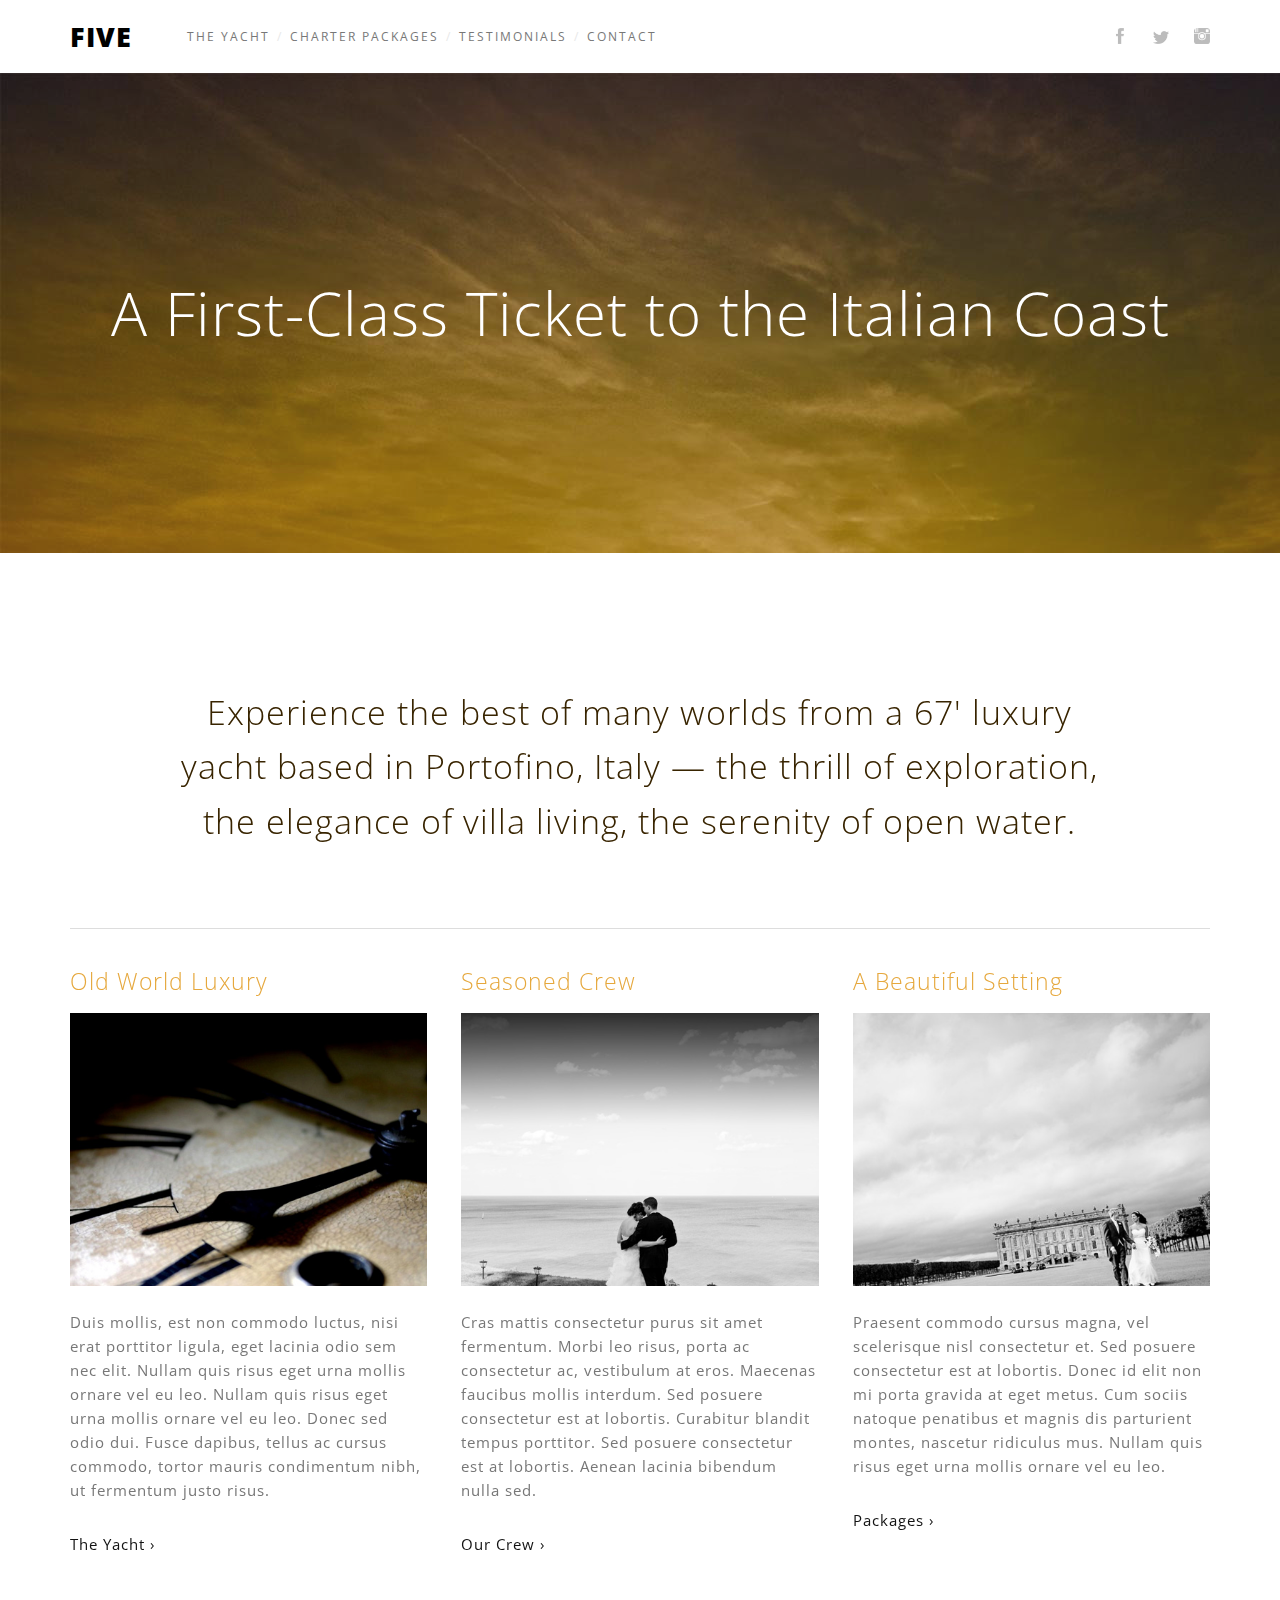
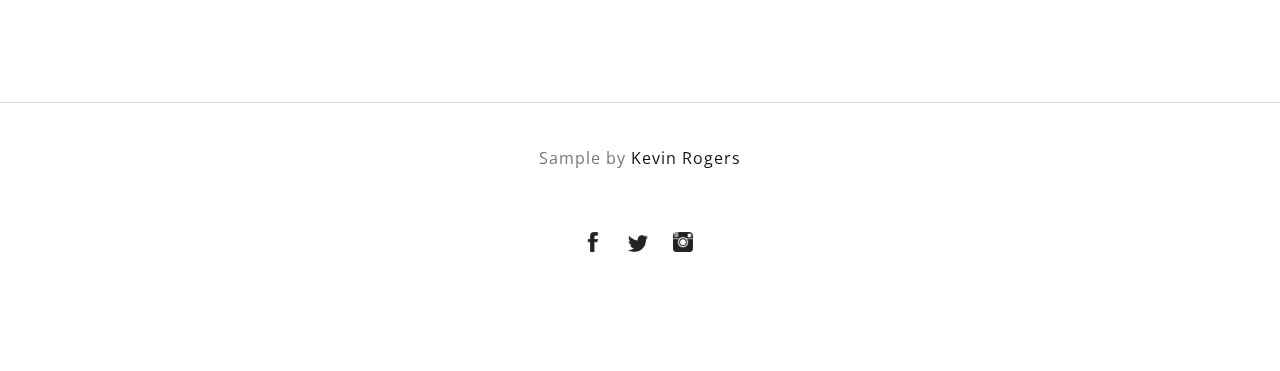
<file: index.html>
<!DOCTYPE html>
<html>
<head>
	<title>Sample Website Two</title>
	<meta http-equiv="content-type" content="text/html; charset=UTF-8">
	<meta name="viewport" content="width=device-width, initial-scale=1.0">
	<!-- Font -->
	<link href='http://fonts.googleapis.com/css?family=Open+Sans:300,800,400' rel='stylesheet' type='text/css'>
	<!-- CSS -->
	<link rel="stylesheet" type="text/css" href="lib/css/styles.css">
	<link rel="stylesheet" type="text/css" href="lib/css/css_reset.css">
	<!-- JQUERY -->
	<script src="http://ajax.googleapis.com/ajax/libs/jquery/1.11.1/jquery.min.js"></script>
	<script src="http://ajax.googleapis.com/ajax/libs/jquery/2.1.1/jquery.min.js"></script>
</head>
<body>
	<div class="wrapper">
		<div class="container">
	<!-- HEADER -->
			<div class="header">
				<div class="nav-menu">
					<a href="#"><ul>
						<li class="menu-line"></li>
						<li class="menu-line"></li>
						<li class="menu-line"></li>
					</ul></a>
				</div>
				<div class="brand">
					<h1><a href="index.html">FIVE</a></h1>
				</div>
	<!-- NAV -->
				<nav class="main-nav">
					<ul>
						<li class="dropdown"><a href="#">the yacht</a><span>/</span>
							<div class="sub-nav">
								<ul>
									<li><a href="the_yacht.html">the yacht</a></li>
									<li><a href="our_crew.html">our crew</a></li>
								</ul>
							</div>
						</li>
						<li><a href="packages.html">charter packages</a><span>/</span></li>
						<li><a href="testimonials.html">testimonials</a><span>/</span></li>
						<li><a href="contact.html">contact</a></li>
					</ul>
				</nav>
	<!-- END OF NAV -->
	<!-- MOBILE NAV -->
				<nav id="nav" class="mobile-nav">
					<ul>
						<li class="dropdown"><a href="#">+ the yacht</a>
							<div class="sub-nav">
								<ul>
									<li><a href="the_yacht.html">the yacht</a></li>
									<li><a href="our_crew.html">our crew</a></li>
								</ul>
							</div>
						</li>
						<li><a href="packages.html">charter packages</a></li>
						<li><a href="testimonials.html">testimonials</a></li>
						<li><a href="contact.html">contact</a></li>
					</ul>
				</nav>
	<!-- END OF MOBILE NAV -->
	<!-- TOP SOCIAL -->
				<div class="top-social">
					<ul>
						<li class="first"><a href="https://www.facebook.com/kevin.rogers.1048" target="_blank"><img src="lib/img/facebook.jpg" alt=""></a></li>
						<li><a href="https://twitter.com/xkevoxlee" target="_blank"><img src="lib/img/twitter.jpg" alt=""></a></li>
						<li><a href="http://instagram.com/25_lean" target="_blank"><img src="lib/img/instagram.jpg" alt=""></a></li>
					</ul>
				</div>
	<!-- END TOP SOCIAL -->
				<div class="clear"></div>
			</div>
		</div>
	<!-- END OF HEADER -->
	<!-- BANNER -->
			<div class="banner-wrapper">
				<div class="banner-area">
					<div class="banner-fill">
						<img src="lib/img/boat.jpeg" alt="">
					</div>
					<div class="banner-overlay"></div>
					<div class="page-title">
						<h1>A First-Class Ticket to the Italian Coast</h1>
					</div>
				</div>
			</div>
	<!-- END OF BANNER -->
	<!-- CONTENT -->
		<div class="container">
			<div class="row">
				<div class="col-md-12">
	<!-- TAGLINE -->
					<div class="tagline">
						<h2>Experience the best of many worlds from a 67' luxury yacht based in Portofino, Italy — the thrill of exploration, the elegance of villa living, the serenity of open water.</h2>
					</div>
				</div>
			</div>
	<!-- END OF TAGLINE -->
			<div class="clear"></div>
			<div class="page-divider"></div>
	<!-- CONTENT -->
			<div class="row">
				<div class="col-md-4">
					<div class="featurette-heading">
						<h2>Old World Luxury</h2>
					</div>
					<div class="featurette-img">
						<img src="lib/img/photo.jpg" alt="">
					</div>
					<div class="featurette-text">
						<p>Duis mollis, est non commodo luctus, nisi erat porttitor ligula, eget lacinia odio sem nec elit. Nullam quis risus eget urna mollis ornare vel eu leo. Nullam quis risus eget urna mollis ornare vel eu leo. Donec sed odio dui. Fusce dapibus, tellus ac cursus commodo, tortor mauris condimentum nibh, ut fermentum justo risus.</p>
					</div>
					<div class="featurette-link">
						<p><a href="the_yacht.html">The Yacht ›</a></p>
					</div>
				</div>
				<div class="col-md-4">
					<div class="featurette-heading">
						<h2>Seasoned Crew</h2>
					</div>
					<div class="featurette-img">
						<img src="lib/img/photo1.jpg" alt="">
					</div>
					<div class="featurette-text">
						<p>Cras mattis consectetur purus sit amet fermentum. Morbi leo risus, porta ac consectetur ac, vestibulum at eros. Maecenas faucibus mollis interdum. Sed posuere consectetur est at lobortis. Curabitur blandit tempus porttitor. Sed posuere consectetur est at lobortis. Aenean lacinia bibendum nulla sed.</p>
					</div>
					<div class="featurette-link">
						<p><a href="our_crew.html">Our Crew ›</a></p>
					</div>
				</div>
				<div class="col-md-4">
					<div class="featurette-heading">
						<h2>A Beautiful Setting </h2>
					</div>
					<div class="featurette-img">
						<img src="lib/img/photo3.jpg" alt="">
					</div>
					<div class="featurette-text">
						<p>Praesent commodo cursus magna, vel scelerisque nisl consectetur et. Sed posuere consectetur est at lobortis. Donec id elit non mi porta gravida at eget metus. Cum sociis natoque penatibus et magnis dis parturient montes, nascetur ridiculus mus. Nullam quis risus eget urna mollis ornare vel eu leo.</p>
					</div>
					<div class="featurette-link">
						<p><a href="packages.html">Packages ›</a></p>
					</div>
				</div>
			</div>
			<div class="clear"></div>
		</div>
	<!-- END OF CONTENT -->
		<div class="footer-divider"></div>
	<!-- FOOTER -->
		<div class="container">
			<div class="row">
				<div class="col-md-12">
					<p class="by">Sample by <a href="http://kevinrdesign.com/#filter=kevinrdesign.com/?p=166" target="_blank">Kevin Rogers</a></p>
				</div>
			</div>
			<div class="clear"></div>
			<div class="row">
				<div class="col-md-12">
					<div class="social">
						<ul>
							<li><a href="https://www.facebook.com/kevin.rogers.1048" target="_blank"><img src="lib/img/facebook.jpg" alt=""></a></li>
							<li><a href="https://twitter.com/xkevoxlee" target="_blank"><img src="lib/img/twitter.jpg" alt=""></a></li>
							<li><a href="http://instagram.com/25_lean" target="_blank"><img src="lib/img/instagram.jpg" alt=""></a></li>
						</ul>
					</div>
				</div>
			</div>
			<div class="clear"></div>
		</div>
	<!-- END OF FOOTER -->
	</div>
</body>
	<script type="text/javascript">
		$(document).ready(function(){
			$('#nav').hide();
			$('.nav-menu').click(function(){
				$('#nav').slideToggle();
			});
		});
		$(document).ready(function(){
			$('.mobile-nav ul li ul').hide();
			$('.dropdown').click(function(){
				$('.mobile-nav ul li ul').slideToggle();
			});
		});
	</script>
</html>
</file>
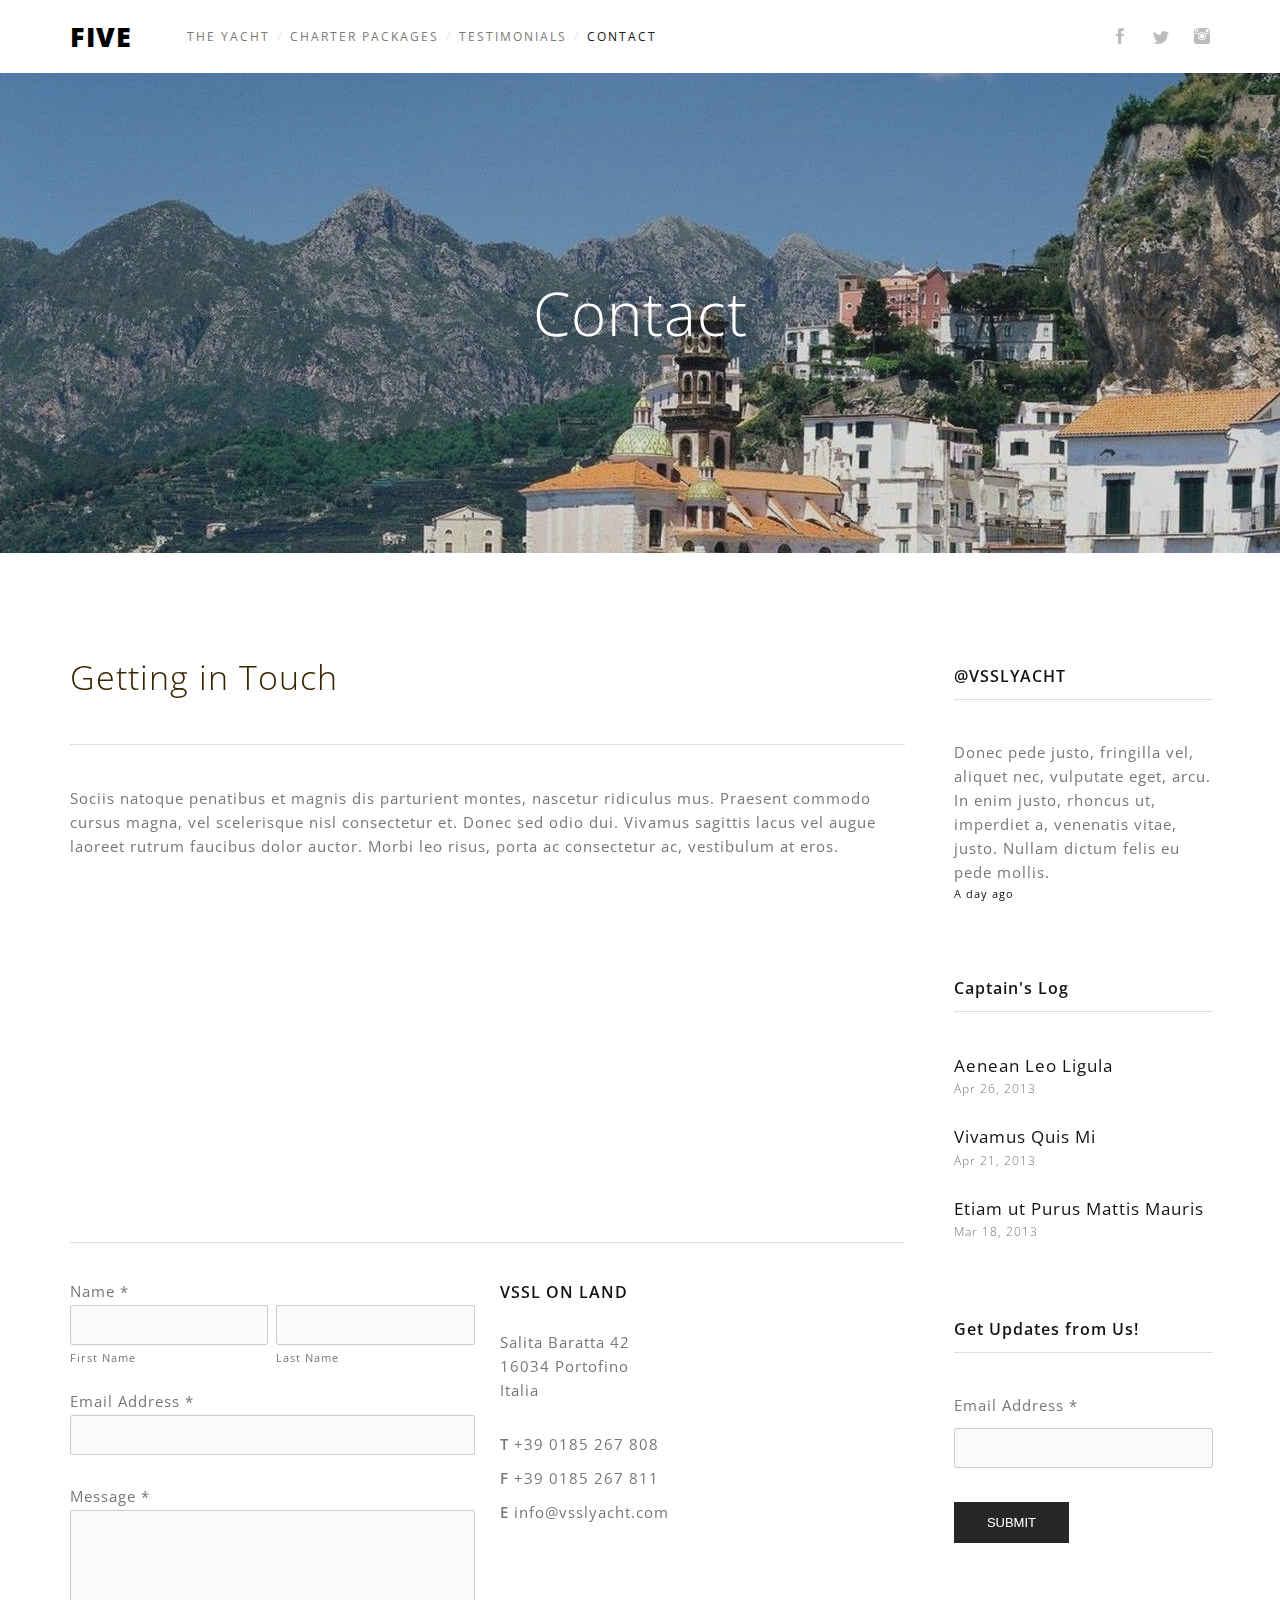
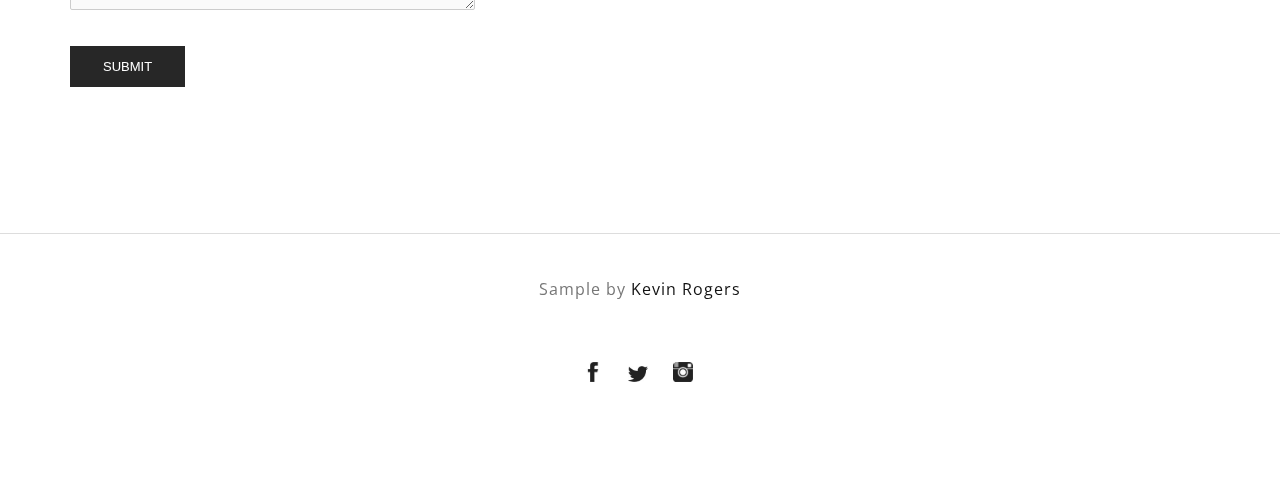
<file: contact.html>
<!DOCTYPE html>
<html>
<head>
	<title>Sample Website Two</title>
	<meta http-equiv="content-type" content="text/html; charset=UTF-8">
	<meta name="viewport" content="width=device-width, initial-scale=1.0">
	<!-- Font -->
	<link href='http://fonts.googleapis.com/css?family=Open+Sans:300,800,400' rel='stylesheet' type='text/css'>
	<!-- CSS -->
	<link rel="stylesheet" type="text/css" href="lib/css/styles.css">
	<link rel="stylesheet" type="text/css" href="lib/css/css_reset.css">
	<!-- JQUERY -->
	<script src="http://ajax.googleapis.com/ajax/libs/jquery/1.11.1/jquery.min.js"></script>
	<script src="http://ajax.googleapis.com/ajax/libs/jquery/2.1.1/jquery.min.js"></script>
</head>
<body>
	<div class="wrapper">
		<div class="container">
	<!-- HEADER -->
			<div class="header">
				<div class="nav-menu">
					<a href="#"><ul>
						<li class="menu-line"></li>
						<li class="menu-line"></li>
						<li class="menu-line"></li>
					</ul></a>
				</div>
				<div class="brand">
					<h1><a href="index.html">FIVE</a></h1>
				</div>
	<!-- NAV -->
				<nav class="main-nav">
					<ul>
						<li class="dropdown"><a href="#">the yacht</a><span>/</span>
							<div class="sub-nav">
								<ul>
									<li><a href="the_yacht.html">the yacht</a></li>
									<li><a href="our_crew.html">our crew</a></li>
								</ul>
							</div>
						</li>
						<li><a href="packages.html">charter packages</a><span>/</span></li>
						<li><a href="testimonials.html">testimonials</a><span>/</span></li>
						<li id="active"><a href="contact.html">contact</a></li>
					</ul>
				</nav>
	<!-- END OF NAV -->
	<!-- MOBILE NAV -->
				<nav id="nav" class="mobile-nav">
					<ul>
						<li class="dropdown"><a href="#">+ the yacht</a>
							<div class="sub-nav">
								<ul>
									<li><a href="the_yacht.html">the yacht</a></li>
									<li><a href="our_crew.html">our crew</a></li>
								</ul>
							</div>
						</li>
						<li><a href="packages.html">charter packages</a></li>
						<li><a href="testimonials.html">testimonials</a></li>
						<li id="active"><a href="contact.html">contact</a></li>
					</ul>
				</nav>
	<!-- END OF MOBILE NAV -->
	<!-- TOP SOCIAL -->
				<div class="top-social">
					<ul>
						<li class="first"><a href="https://www.facebook.com/kevin.rogers.1048" target="_blank"><img src="lib/img/facebook.jpg" alt=""></a></li>
						<li><a href="https://twitter.com/xkevoxlee" target="_blank"><img src="lib/img/twitter.jpg" alt=""></a></li>
						<li><a href="http://instagram.com/25_lean" target="_blank"><img src="lib/img/instagram.jpg" alt=""></a></li>
					</ul>
				</div>
	<!-- END TOP SOCIAL -->
				<div class="clear"></div>
			</div>
		</div>
	<!-- END OF HEADER -->
	<!-- BANNER -->
			<div class="banner-wrapper">
				<div class="banner-area">
					<div class="banner-fill">
						<img src="lib/img/contact.jpg" alt="">
					</div>
					<div class="banner-overlay"></div>
					<div class="page-title">
						<h1>Contact</h1>
					</div>
				</div>
			</div>
	<!-- END OF BANNER -->
	<!-- CONTENT -->
		<div class="container">
			<div class="contact">
				<div class="row">
					<div class="col-md-9">
	<!-- TAGLINE -->
						<div class="left-tagline">
							<h2>Getting in Touch</h2>
						</div>
	<!-- END OF TAGLINE -->
						<div class="page-divider"></div>
						<div class="row">
							<div class="col-md-12">
								<p>Sociis natoque penatibus et magnis dis parturient montes, nascetur ridiculus mus. Praesent commodo cursus magna, vel scelerisque nisl consectetur et. Donec sed odio dui. Vivamus sagittis lacus vel augue laoreet rutrum faucibus dolor auctor. Morbi leo risus, porta ac consectetur ac, vestibulum at eros.</p>
								<div class="map">
									<iframe src="https://www.google.com/maps/embed?pb=!1m18!1m12!1m3!1d2855.3168237065856!2d9.20880445!3d44.303436899999994!2m3!1f0!2f0!3f0!3m2!1i1024!2i768!4f13.1!3m3!1m2!1s0x0%3A0xe256e181a1393950!2sYacht+Club+Italiano!5e0!3m2!1sen!2sus!4v1413411283893" width="864" height="312" frameborder="0" style="border:0"></iframe>
								</div>
							</div>
						</div>
						<div class="clear"></div>
						<div class="page-divider"></div>
						<div class="row">
							<div class="col-md-6">
								<div class="form-wrapper">
									<fieldset id="name1" class="form-item fields name required">
                						<div class="title">Name 
                							<span class="required">*</span>
                						</div>
                  						<div class="field first-name">
                    						<label class="caption"><input class="field-element field-control" name="fname" x-autocompletetype="given-name" type="text" spellcheck="		false" maxlength="30" data-title="First">First Name
                    						</label>
                  						</div>
                  						<div class="field last-name">
                    						<label class="caption"><input class="field-element field-control" name="lname" x-autocompletetype="surname" type="text" spellcheck="	false" maxlength="30" data-title="Last">Last Name
                    						</label>
                  						</div>
                 					<div class="clear"></div>
                					</fieldset>
                					<div id="email2" class="form-item field email required">
                  						<label class="title" for="email2-field">Email Address 
                  							<span class="required">*</span>
                  						</label>
                  						<input class="field-element" name="email" x-autocompletetype="email" type="text" spellcheck="false" id="email2-field">
                					</div>
                					<div id="textarea4" class="form-item field textarea required">
                  						<label class="title" for="textarea4-field">Message <span class="required">*</span></label>
                  						<textarea class="field-element " id="textarea4-field"></textarea>
                					</div>
                					<div class="form-button-wrapper">
										<input class="button sqs-system-button sqs-editable-button" type="submit" value="Submit">
									</div>
								</div>
							</div>
							<div class="col-md-6">
								<div class="sub-contact">
									<h2>VSSL ON LAND</h2>
									<h3 class="address">Salita Baratta 42</br>16034 Portofino</br>Italia</h3>
									<p><span class="bold">T</span> +39 0185 267 808</p>
									<p><span class="bold">F</span> +39 0185 267 811</p>
									<p><span class="bold">E</span> info@vsslyacht.com</p>
								</div>
							</div>
						</div>
					<div class="clear"></div>
					</div>
					<div class="col-md-3">
						<div class="crew-side">
							<h2 class="crew-title">@vsslyacht</h2>
							<div class="side-divider"></div>
								<p class="last">Donec pede justo, fringilla vel, aliquet nec, vulputate eget, arcu. In enim justo, rhoncus ut, imperdiet a, venenatis vitae, justo. Nullam dictum felis eu pede mollis.</p>
								<span class="time">A day ago</span>
							<h2 class="log">Captain's Log</h2>
							<div class="side-divider"></div>
								<p class="log-name"><a href="">Aenean Leo Ligula</a></p>
									<p class="date">Apr 26, 2013</p>
								<p class="log-name"><a href="">Vivamus Quis Mi</a></p>
									<p class="date">Apr 21, 2013</p>
								<p class="log-name"><a href="">Etiam ut Purus Mattis Mauris</a></p>
									<p class="date">Mar 18, 2013</p>
							<h2 class="log">Get Updates from Us!</h2>
							<div class="side-divider"></div>
							<form>
								<div class="email">
									<div class="e-header">
										<p class="last">Email Address <span class="required">*</span></p>
									</div>
									<input class="field-element" name="email" x-autocompletetype="email" type="text" spellcheck="false" id="email2-field">
								</div>
								<div class="form-button-wrapper">
									<input class="button sqs-system-button sqs-editable-button" type="submit" value="Submit">
								</div>
							</form>
						</div>
					</div>
				</div>
			<div class="clear"></div>
			</div>
		</div>
	<!-- END OF CONTENT -->	
		<div class="footer-divider"></div>
	<!-- FOOTER -->
		<div class="container">
			<div class="row">
				<div class="col-md-12">
					<p class="by">Sample by <a href="http://kevinrdesign.com/#filter=kevinrdesign.com/?p=166" target="_blank">Kevin Rogers</a></p>
				</div>
			</div>
			<div class="clear"></div>
			<div class="row">
				<div class="col-md-12">
					<div class="social">
						<ul>
							<li><a href="https://www.facebook.com/kevin.rogers.1048" target="_blank"><img src="lib/img/facebook.jpg" alt=""></a></li>
							<li><a href="https://twitter.com/xkevoxlee" target="_blank"><img src="lib/img/twitter.jpg" alt=""></a></li>
							<li><a href="http://instagram.com/25_lean" target="_blank"><img src="lib/img/instagram.jpg" alt=""></a></li>
						</ul>
					</div>
				</div>
			</div>
			<div class="clear"></div>
		</div>
	<!-- END OF FOOTER -->
	</div>
</body>
	<script type="text/javascript">
		$(document).ready(function(){
			$('#nav').hide();
			$('.nav-menu').click(function(){
				$('#nav').slideToggle();
			});
		});
		$(document).ready(function(){
			$('.mobile-nav ul li ul').hide();
			$('.dropdown').click(function(){
				$('.mobile-nav ul li ul').slideToggle();
			});
		});
	</script>
</html>
</file>
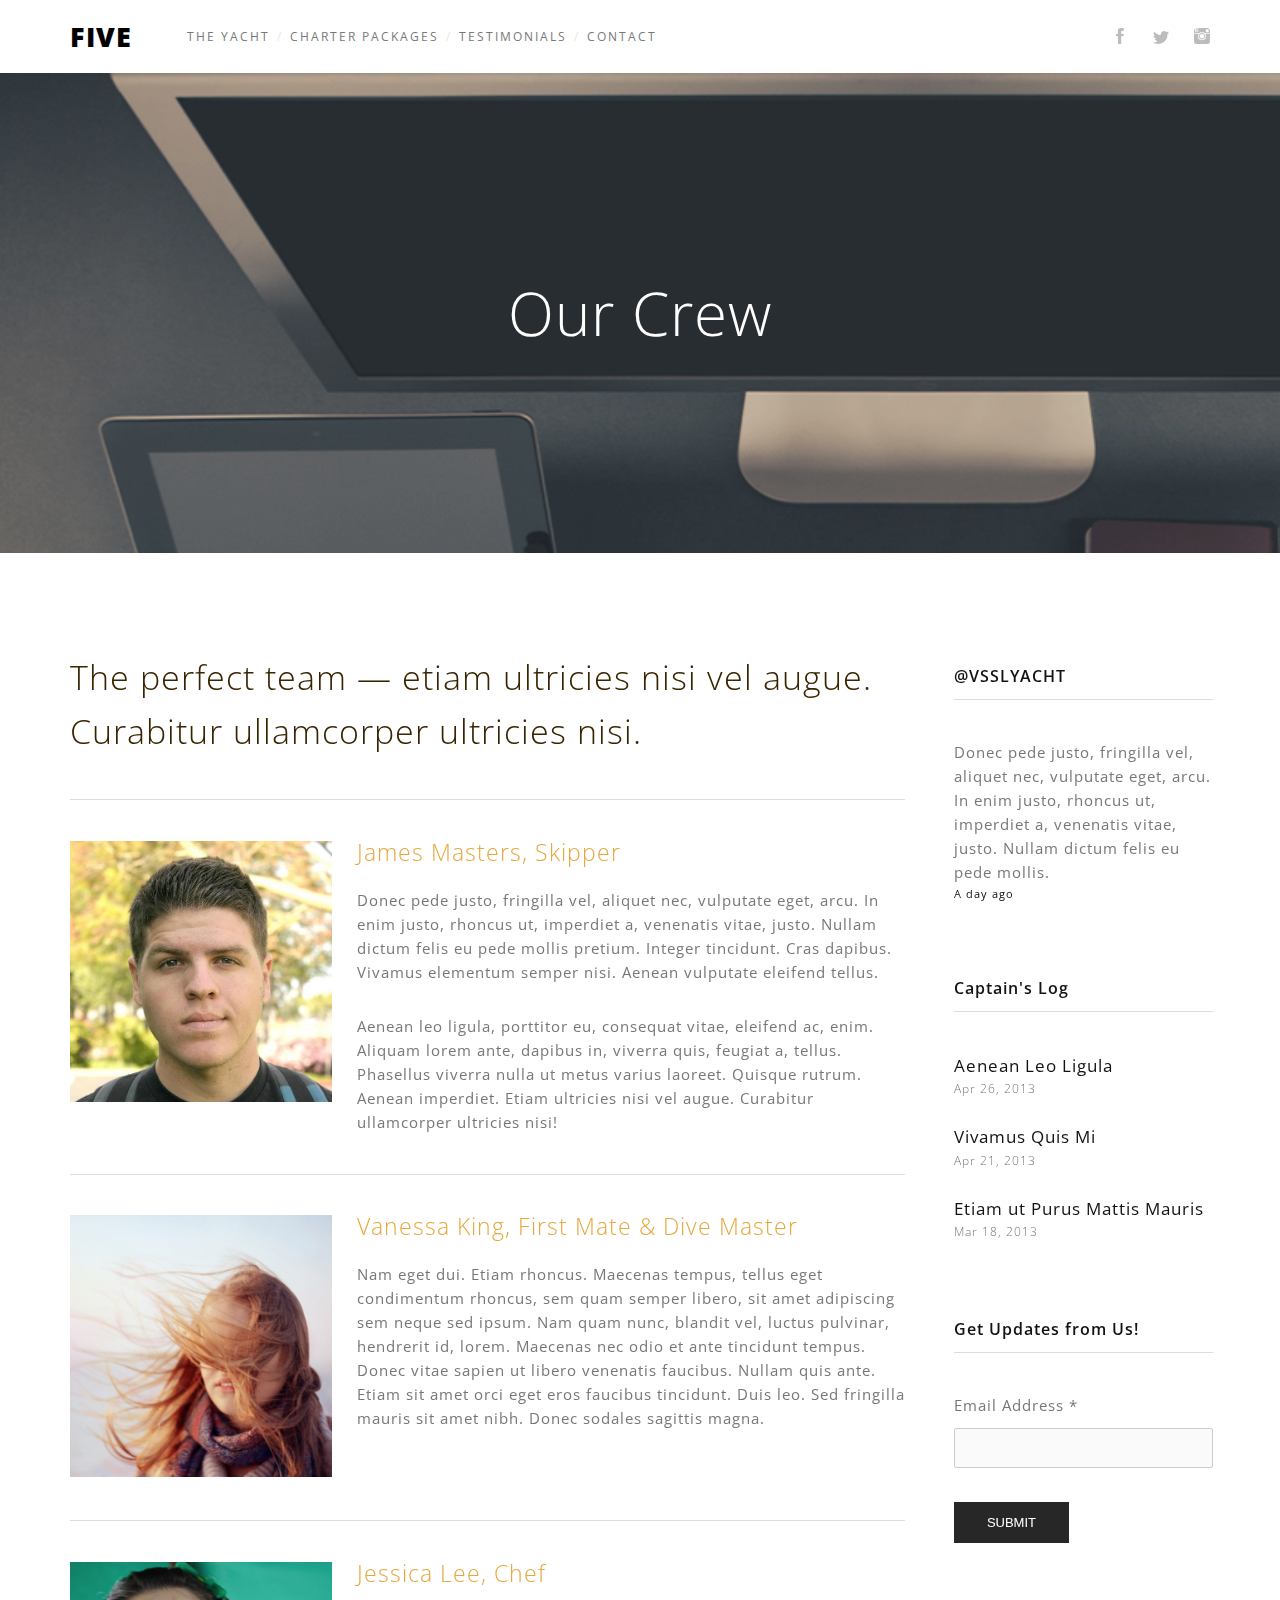
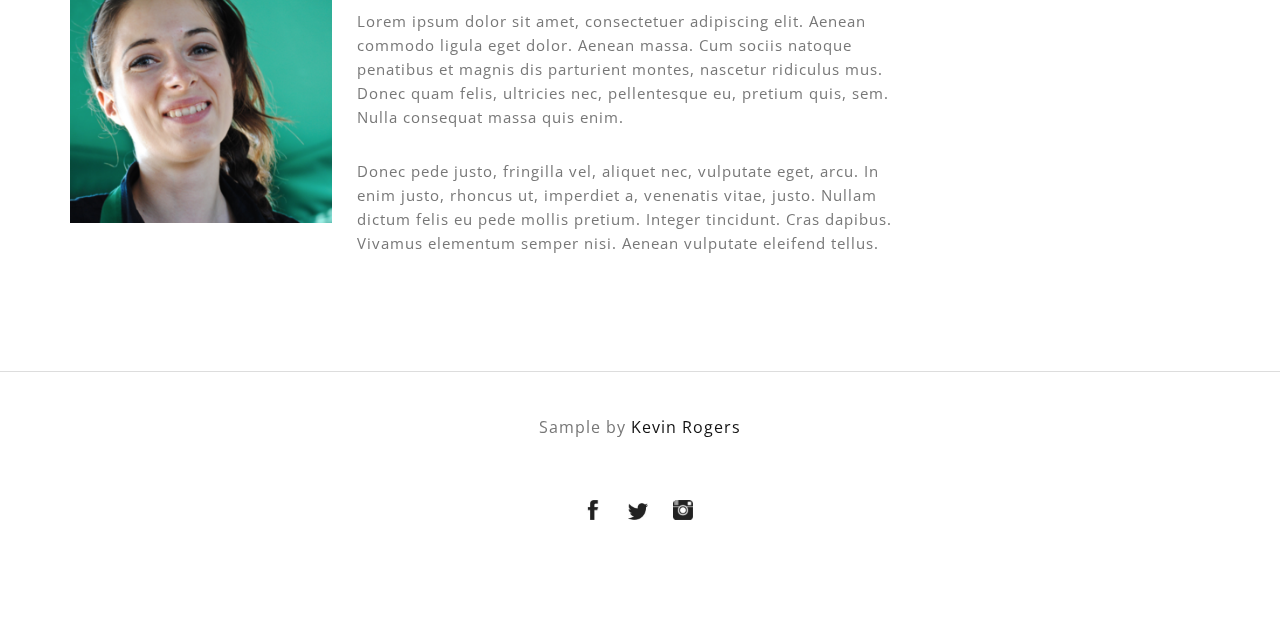
<file: our_crew.html>
<!DOCTYPE html>
<html>
<head>
	<title>Sample Website Two</title>
	<meta http-equiv="content-type" content="text/html; charset=UTF-8">
	<meta name="viewport" content="width=device-width, initial-scale=1.0">
	<!-- Font -->
	<link href='http://fonts.googleapis.com/css?family=Open+Sans:300,800,400' rel='stylesheet' type='text/css'>
	<!-- CSS -->
	<link rel="stylesheet" type="text/css" href="lib/css/styles.css">
	<link rel="stylesheet" type="text/css" href="lib/css/css_reset.css">
	<!-- JQUERY -->
	<script src="http://ajax.googleapis.com/ajax/libs/jquery/1.11.1/jquery.min.js"></script>
	<script src="http://ajax.googleapis.com/ajax/libs/jquery/2.1.1/jquery.min.js"></script>
</head>
<body>
	<div class="wrapper">
		<div class="container">
	<!-- HEADER -->
			<div class="header">
				<div class="nav-menu">
					<a href="#"><ul>
						<li class="menu-line"></li>
						<li class="menu-line"></li>
						<li class="menu-line"></li>
					</ul></a>
				</div>
				<div class="brand">
					<h1><a href="index.html">FIVE</a></h1>
				</div>
	<!-- NAV -->
				<nav class="main-nav">
					<ul>
						<li class="dropdown"><a href="#">the yacht</a><span>/</span>
							<div class="sub-nav">
								<ul>
									<li><a href="the_yacht.html">the yacht</a></li>
									<li id="active"><a href="our_crew.html">our crew</a></li>
								</ul>
							</div>
						</li>
						<li><a href="packages.html">charter packages</a><span>/</span></li>
						<li><a href="testimonials.html">testimonials</a><span>/</span></li>
						<li><a href="contact.html">contact</a></li>
					</ul>
				</nav>
	<!-- END OF NAV -->
	<!-- MOBILE NAV -->
				<nav id="nav" class="mobile-nav">
					<ul>
						<li class="dropdown"><a href="#">+ the yacht</a>
							<div class="sub-nav">
								<ul>
									<li><a href="the_yacht.html">the yacht</a></li>
									<li id="active"><a href="our_crew.html">our crew</a></li>
								</ul>
							</div>
						</li>
						<li><a href="packages.html">charter packages</a></li>
						<li><a href="testimonials.html">testimonials</a></li>
						<li><a href="contact.html">contact</a></li>
					</ul>
				</nav>
	<!-- END OF MOBILE NAV -->
	<!-- TOP SOCIAL -->
				<div class="top-social">
					<ul>
						<li class="first"><a href="https://www.facebook.com/kevin.rogers.1048" target="_blank"><img src="lib/img/facebook.jpg" alt=""></a></li>
						<li><a href="https://twitter.com/xkevoxlee" target="_blank"><img src="lib/img/twitter.jpg" alt=""></a></li>
						<li><a href="http://instagram.com/25_lean" target="_blank"><img src="lib/img/instagram.jpg" alt=""></a></li>
					</ul>
				</div>
	<!-- END TOP SOCIAL -->
				<div class="clear"></div>
			</div>
		</div>
	<!-- END OF HEADER -->
	<!-- BANNER -->
			<div class="banner-wrapper">
				<div class="banner-area">
					<div class="banner-fill">
						<img src="lib/img/Top_view.jpg" alt="">
					</div>
					<div class="banner-overlay"></div>
					<div class="page-title">
						<h1>Our Crew</h1>
					</div>
				</div>
			</div>
	<!-- END OF BANNER -->
	<!-- CONTENT -->
		<div class="container">
			<div class="row">
				<div class="col-md-9">
	<!-- TAGLINE -->
					<div class="left-tagline">
						<h2>The perfect team — etiam ultricies nisi vel augue. Curabitur ullamcorper ultricies nisi.</h2>
					</div>
	<!-- END OF TAGLINE -->
					<div class="page-divider"></div>
					<div class="row">
						<div class="col-md-4">
							<div class="team-photo">
								<img src="lib/img/kevin.jpg" alt="">
							</div>
						</div>
						<div class="col-md-8">
							<div class="team-text">
								<div class="featurette-heading">
									<h2>James Masters, Skipper</h2>
								</div>
								<div class="featurette-text">
									<p>Donec pede justo, fringilla vel, aliquet nec, vulputate eget, arcu. In enim justo, rhoncus ut, imperdiet a, venenatis vitae, justo. Nullam dictum felis eu pede mollis pretium. Integer tincidunt. Cras dapibus. Vivamus elementum semper nisi. Aenean vulputate eleifend tellus.</p>
									<p class="last">Aenean leo ligula, porttitor eu, consequat vitae, eleifend ac, enim. Aliquam lorem ante, dapibus in, viverra quis, feugiat a, tellus. Phasellus viverra nulla ut metus varius laoreet. Quisque rutrum. Aenean imperdiet. Etiam ultricies nisi vel augue. Curabitur ullamcorper ultricies nisi!</p>
								</div>
							</div>
						</div>
					</div>
					<div class="clear"></div>
					<div class="page-divider"></div>
					<div class="row">
						<div class="col-md-4">
							<div class="team-photo">
								<img src="lib/img/venessa.png" alt="">
							</div>
						</div>
						<div class="col-md-8">
							<div class="team-text">
								<div class="featurette-heading">
									<h2>Vanessa King, First Mate & Dive Master</h2>
								</div>
								<div class="featurette-text">
									<p>Nam eget dui. Etiam rhoncus. Maecenas tempus, tellus eget condimentum rhoncus, sem quam semper libero, sit amet adipiscing sem neque sed ipsum. Nam quam nunc, blandit vel, luctus pulvinar, hendrerit id, lorem. Maecenas nec odio et ante tincidunt tempus. Donec vitae sapien ut libero venenatis faucibus. Nullam quis ante. Etiam sit amet orci eget eros faucibus tincidunt. Duis leo. Sed fringilla mauris sit amet nibh. Donec sodales sagittis magna.</p>
								</div>
							</div>
						</div>
					</div>
			<div class="clear"></div>
					<div class="page-divider"></div>
					<div class="row">
						<div class="col-md-4">
							<div class="team-photo">
								<img src="lib/img/jessica.png">
							</div>
						</div>
						<div class="col-md-8">
							<div class="team-text">
								<div class="featurette-heading">
									<h2>Jessica Lee, Chef</h2>
								</div>
								<div class="featurette-text">
									<p>Lorem ipsum dolor sit amet, consectetuer adipiscing elit. Aenean commodo ligula eget dolor. Aenean massa. Cum sociis natoque penatibus et magnis dis parturient montes, nascetur ridiculus mus. Donec quam felis, ultricies nec, pellentesque eu, pretium quis, sem. Nulla consequat massa quis enim.</p>
									<p class="last">Donec pede justo, fringilla vel, aliquet nec, vulputate eget, arcu. In enim justo, rhoncus ut, imperdiet a, venenatis vitae, justo. Nullam dictum felis eu pede mollis pretium. Integer tincidunt. Cras dapibus. Vivamus elementum semper nisi. Aenean vulputate eleifend tellus.</p>
								</div>
							</div>
						</div>
					</div>
			<div class="clear"></div>
				</div>
				<div class="col-md-3">
					<div class="crew-side">
						<h2 class="crew-title">@vsslyacht</h2>
						<div class="side-divider"></div>
							<p class="last">Donec pede justo, fringilla vel, aliquet nec, vulputate eget, arcu. In enim justo, rhoncus ut, imperdiet a, venenatis vitae, justo. Nullam dictum felis eu pede mollis.</p>
							<span class="time">A day ago</span>
						<h2 class="log">Captain's Log</h2>
						<div class="side-divider"></div>
							<p class="log-name"><a href="">Aenean Leo Ligula</a></p>
								<p class="date">Apr 26, 2013</p>
							<p class="log-name"><a href="">Vivamus Quis Mi</a></p>
								<p class="date">Apr 21, 2013</p>
							<p class="log-name"><a href="">Etiam ut Purus Mattis Mauris</a></p>
								<p class="date">Mar 18, 2013</p>
						<h2 class="log">Get Updates from Us!</h2>
						<div class="side-divider"></div>
						<form>
							<div class="email">
								<div class="e-header">
									<p class="last">Email Address <span class="required">*</span></p>
								</div>
								<input class="field-element" name="email" x-autocompletetype="email" type="text" spellcheck="false" id="email2-field">
							</div>
							<div class="form-button-wrapper">
								<input class="button sqs-system-button sqs-editable-button" type="submit" value="Submit">
							</div>
						</form>
					</div>
				</div>
			</div>
			<div class="clear"></div>
		</div>
	<!-- END OF CONTENT -->	
		<div class="footer-divider"></div>
	<!-- FOOTER -->
		<div class="container">
			<div class="row">
				<div class="col-md-12">
					<p class="by">Sample by <a href="http://kevinrdesign.com/#filter=kevinrdesign.com/?p=166" target="_blank">Kevin Rogers</a></p>
				</div>
			</div>
			<div class="clear"></div>
			<div class="row">
				<div class="col-md-12">
					<div class="social">
						<ul>
							<li><a href="https://www.facebook.com/kevin.rogers.1048" target="_blank"><img src="lib/img/facebook.jpg" alt=""></a></li>
							<li><a href="https://twitter.com/xkevoxlee" target="_blank"><img src="lib/img/twitter.jpg" alt=""></a></li>
							<li><a href="http://instagram.com/25_lean" target="_blank"><img src="lib/img/instagram.jpg" alt=""></a></li>
						</ul>
					</div>
				</div>
			</div>
			<div class="clear"></div>
		</div>
	<!-- END OF FOOTER -->
	</div>
</body>
	<script type="text/javascript">
		$(document).ready(function(){
			$('#nav').hide();
			$('.nav-menu').click(function(){
				$('#nav').slideToggle();
			});
		});
		$(document).ready(function(){
			$('.mobile-nav ul li ul').hide();
			$('.dropdown').click(function(){
				$('.mobile-nav ul li ul').slideToggle();
			});
		});
	</script>
</html>
</file>
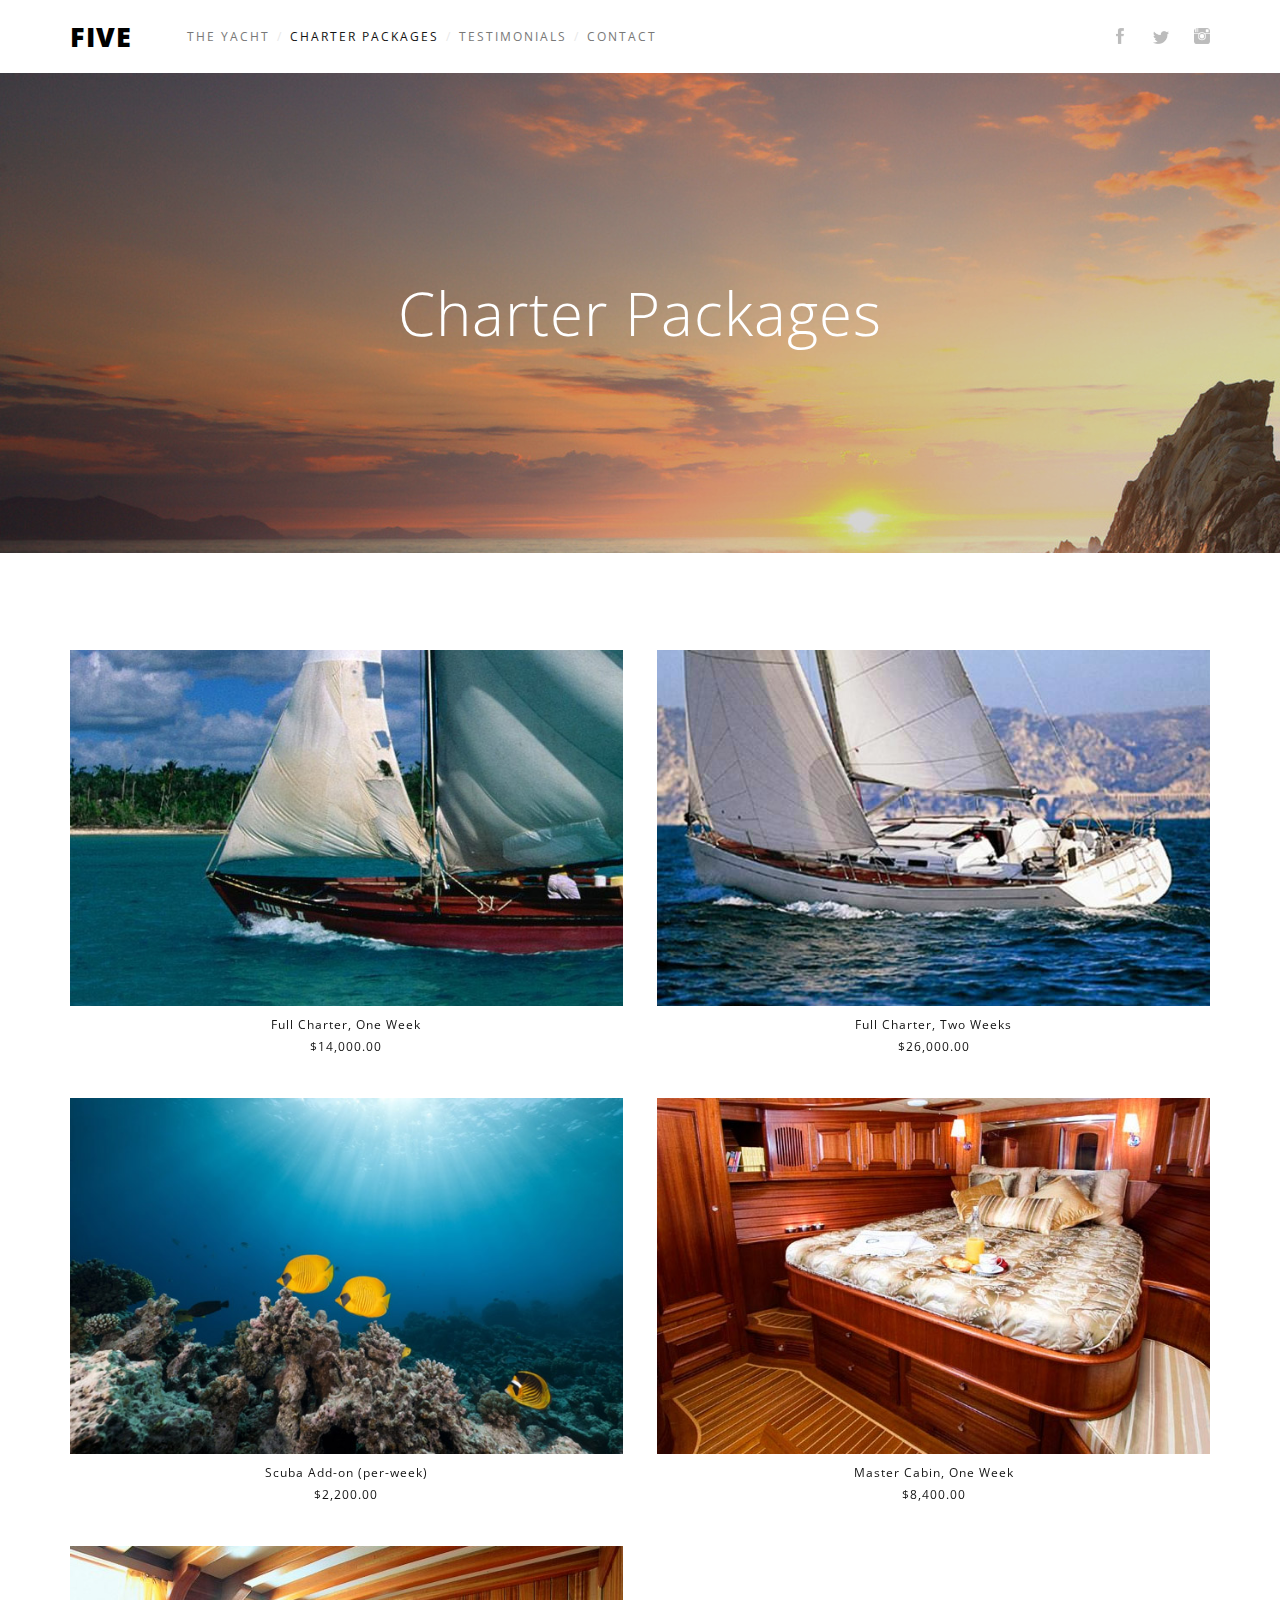
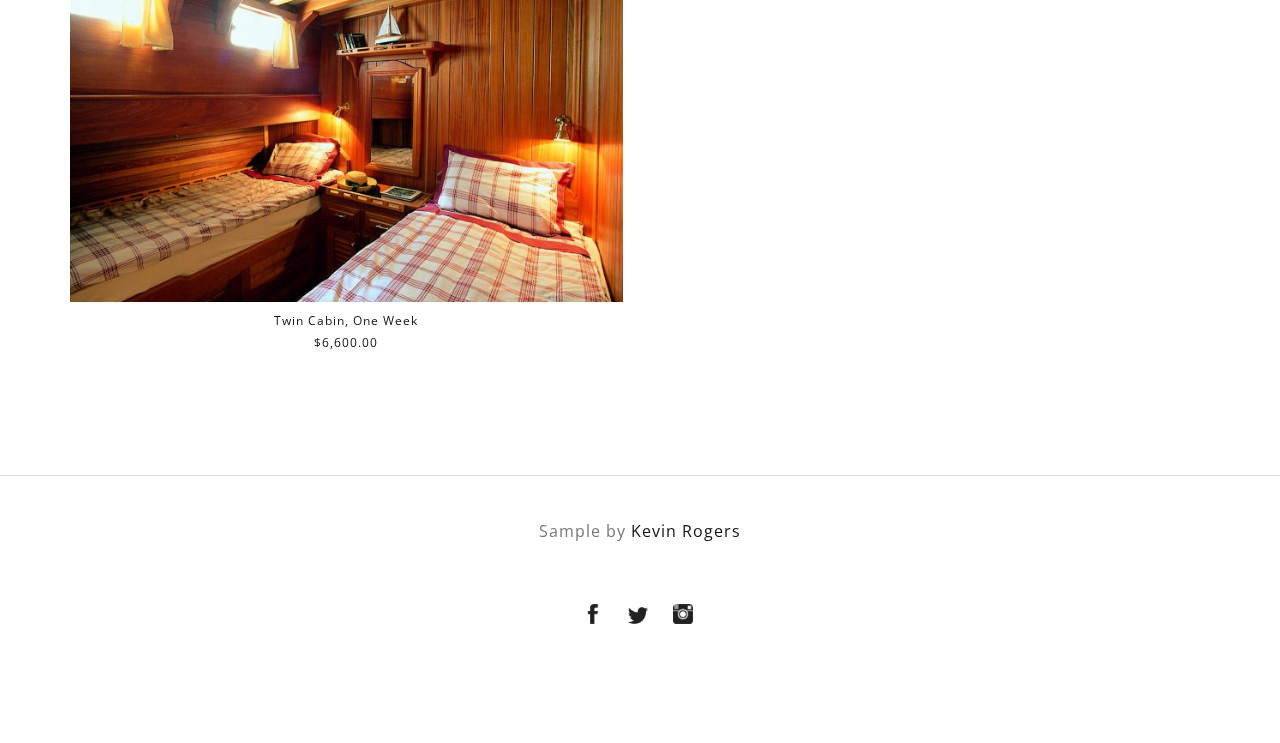
<file: packages.html>
<!DOCTYPE html>
<html>
<head>
	<title>Sample Website Two</title>
	<meta http-equiv="content-type" content="text/html; charset=UTF-8">
	<meta name="viewport" content="width=device-width, initial-scale=1.0">
	<!-- Font -->
	<link href='http://fonts.googleapis.com/css?family=Open+Sans:300,800,400' rel='stylesheet' type='text/css'>
	<!-- CSS -->
	<link rel="stylesheet" type="text/css" href="lib/css/styles.css">
	<link rel="stylesheet" type="text/css" href="lib/css/css_reset.css">
	<!-- JQUERY -->
	<script src="http://ajax.googleapis.com/ajax/libs/jquery/1.11.1/jquery.min.js"></script>
	<script src="http://ajax.googleapis.com/ajax/libs/jquery/2.1.1/jquery.min.js"></script>
</head>
<body>
	<div class="wrapper">
		<div class="container">
	<!-- HEADER -->
			<div class="header">
				<div class="nav-menu">
					<a href="#"><ul>
						<li class="menu-line"></li>
						<li class="menu-line"></li>
						<li class="menu-line"></li>
					</ul></a>
				</div>
				<div class="brand">
					<h1><a href="index.html">FIVE</a></h1>
				</div>
	<!-- NAV -->
				<nav class="main-nav">
					<ul>
						<li class="dropdown"><a href="#">the yacht</a><span>/</span>
							<div class="sub-nav">
								<ul>
									<li><a href="the_yacht.html">the yacht</a></li>
									<li><a href="our_crew.html">our crew</a></li>
								</ul>
							</div>
						</li>
						<li id="active"><a href="packages.html">charter packages</a><span>/</span></li>
						<li><a href="testimonials.html">testimonials</a><span>/</span></li>
						<li><a href="contact.html">contact</a></li>
					</ul>
				</nav>
	<!-- END OF NAV -->
	<!-- MOBILE NAV -->
				<nav id="nav" class="mobile-nav">
					<ul>
						<li class="dropdown"><a href="#">+ the yacht</a>
							<div class="sub-nav">
								<ul>
									<li><a href="the_yacht.html">the yacht</a></li>
									<li><a href="our_crew.html">our crew</a></li>
								</ul>
							</div>
						</li>
						<li id="active"><a href="packages.html">charter packages</a></li>
						<li><a href="testimonials.html">testimonials</a></li>
						<li><a href="contact.html">contact</a></li>
					</ul>
				</nav>
	<!-- END OF MOBILE NAV -->
	<!-- TOP SOCIAL -->
				<div class="top-social">
					<ul>
						<li class="first"><a href="https://www.facebook.com/kevin.rogers.1048" target="_blank"><img src="lib/img/facebook.jpg" alt=""></a></li>
						<li><a href="https://twitter.com/xkevoxlee" target="_blank"><img src="lib/img/twitter.jpg" alt=""></a></li>
						<li><a href="http://instagram.com/25_lean" target="_blank"><img src="lib/img/instagram.jpg" alt=""></a></li>
					</ul>
				</div>
	<!-- END TOP SOCIAL -->
				<div class="clear"></div>
			</div>
		</div>
	<!-- END OF HEADER -->
	<!-- BANNER -->
			<div class="banner-wrapper">
				<div class="banner-area">
					<div class="banner-fill">
						<img src="lib/img/packages.jpg" alt="">
					</div>
					<div class="banner-overlay"></div>
					<div class="page-title">
						<h1>Charter Packages</h1>
					</div>
				</div>
			</div>
	<!-- END OF BANNER -->
	<!-- CONTENT -->
		<div class="container">
			<div class="charter-wrapper">
				<div class="row">
					<div class="col-md-6">
						<img src="lib/img/charter.jpg" alt="">
						<p class="first">Full Charter, One Week</p>
						<p>$14,000.00</p>
					</div>
					<div class="col-md-6">
						<img src="lib/img/charter2.jpg" alt="">
						<p class="first">Full Charter, Two Weeks</p>
						<p>$26,000.00</p>
					</div>
				</div>
			<div class="clear"></div>
				<div class="row">
					<div class="col-md-6">
						<img src="lib/img/charter3.jpg" alt="">
						<p class="first">Scuba Add-on (per-week)</p>
						<p>$2,200.00</p>
					</div>
					<div class="col-md-6">
						<img src="lib/img/charter4.jpg" alt="">
						<p class="first">Master Cabin, One Week</p>
						<p>$8,400.00</p>
					</div>
				</div>
			<div class="clear"></div>
				<div class="row">
					<div class="col-md-6">
						<img src="lib/img/charter5.jpg" alt="">
						<p class="first">Twin Cabin, One Week</p>
						<p>$6,600.00</p>
					</div>
				</div>
			<div class="clear"></div>
			</div>
		</div>
	<!-- END OF CONTENT -->	
		<div class="footer-divider"></div>
	<!-- FOOTER -->
		<div class="container">
			<div class="row">
				<div class="col-md-12">
					<p class="by">Sample by <a href="http://kevinrdesign.com/#filter=kevinrdesign.com/?p=166" target="_blank">Kevin Rogers</a></p>
				</div>
			</div>
			<div class="clear"></div>
			<div class="row">
				<div class="col-md-12">
					<div class="social">
						<ul>
							<li><a href="https://www.facebook.com/kevin.rogers.1048" target="_blank"><img src="lib/img/facebook.jpg" alt=""></a></li>
							<li><a href="https://twitter.com/xkevoxlee" target="_blank"><img src="lib/img/twitter.jpg" alt=""></a></li>
							<li><a href="http://instagram.com/25_lean" target="_blank"><img src="lib/img/instagram.jpg" alt=""></a></li>
						</ul>
					</div>
				</div>
			</div>
			<div class="clear"></div>
		</div>
	<!-- END OF FOOTER -->
	</div>
</body>
	<script type="text/javascript">
		$(document).ready(function(){
			$('#nav').hide();
			$('.nav-menu').click(function(){
				$('#nav').slideToggle();
			});
		});
		$(document).ready(function(){
			$('.mobile-nav ul li ul').hide();
			$('.dropdown').click(function(){
				$('.mobile-nav ul li ul').slideToggle();
			});
		});
	</script>
</html>
</file>
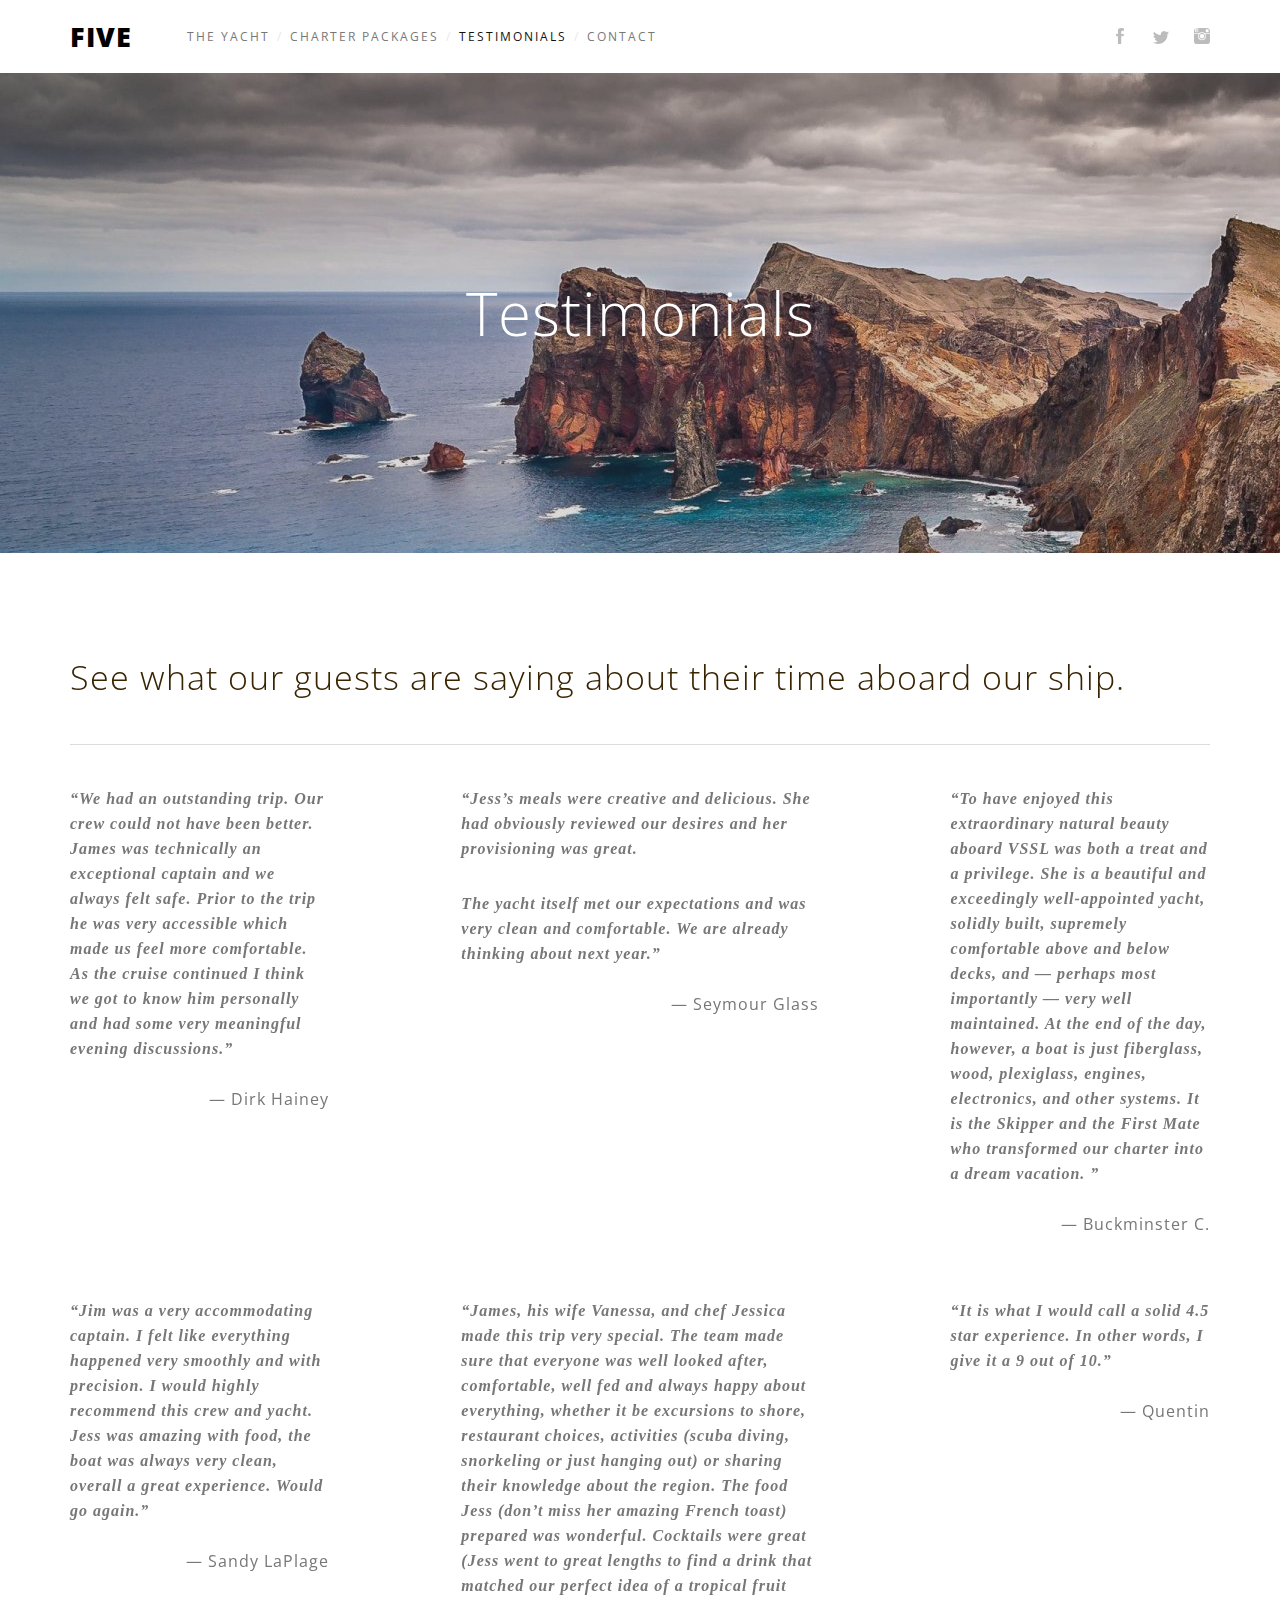
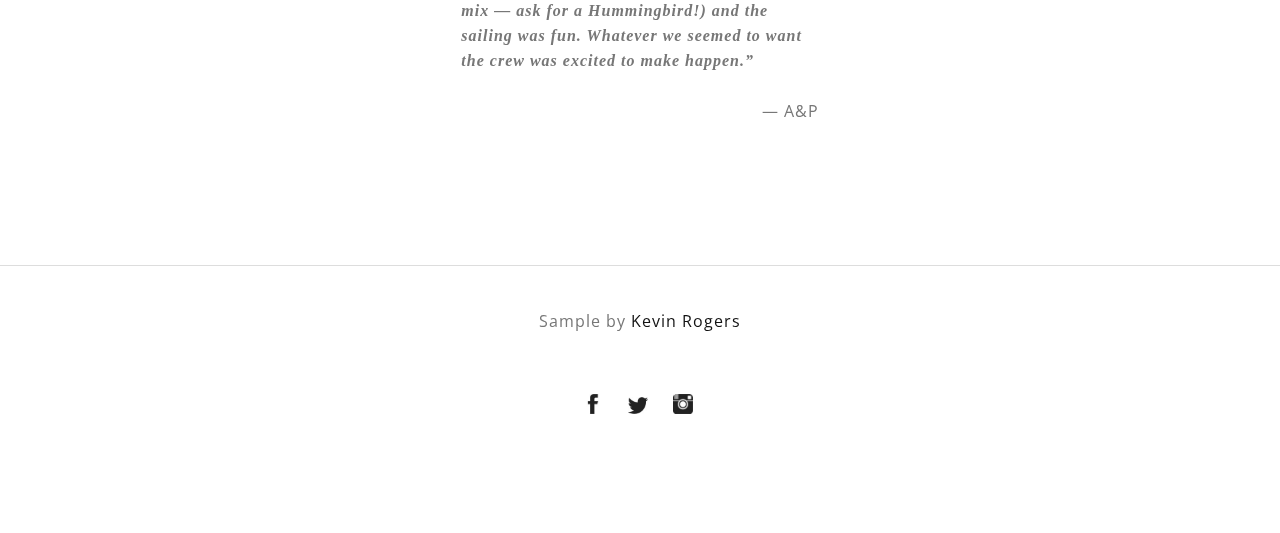
<file: testimonials.html>
<!DOCTYPE html>
<html>
<head>
	<title>Sample Website Two</title>
	<meta http-equiv="content-type" content="text/html; charset=UTF-8">
	<meta name="viewport" content="width=device-width, initial-scale=1.0">
	<!-- Font -->
	<link href='http://fonts.googleapis.com/css?family=Open+Sans:300,800,400' rel='stylesheet' type='text/css'>
	<!-- CSS -->
	<link rel="stylesheet" type="text/css" href="lib/css/styles.css">
	<link rel="stylesheet" type="text/css" href="lib/css/css_reset.css">
	<!-- JQUERY -->
	<script src="http://ajax.googleapis.com/ajax/libs/jquery/1.11.1/jquery.min.js"></script>
	<script src="http://ajax.googleapis.com/ajax/libs/jquery/2.1.1/jquery.min.js"></script>
</head>
<body>
	<div class="wrapper">
		<div class="container">
	<!-- HEADER -->
			<div class="header">
				<div class="nav-menu">
					<a href="#"><ul>
						<li class="menu-line"></li>
						<li class="menu-line"></li>
						<li class="menu-line"></li>
					</ul></a>
				</div>
				<div class="brand">
					<h1><a href="index.html">FIVE</a></h1>
				</div>
	<!-- NAV -->
				<nav class="main-nav">
					<ul>
						<li class="dropdown"><a href="#">the yacht</a><span>/</span>
							<div class="sub-nav">
								<ul>
									<li><a href="the_yacht.html">the yacht</a></li>
									<li><a href="our_crew.html">our crew</a></li>
								</ul>
							</div>
						</li>
						<li><a href="packages.html">charter packages</a><span>/</span></li>
						<li id="active"><a href="testimonials.html">testimonials</a><span>/</span></li>
						<li><a href="contact.html">contact</a></li>
					</ul>
				</nav>
	<!-- END OF NAV -->
	<!-- MOBILE NAV -->
				<nav id="nav" class="mobile-nav">
					<ul>
						<li class="dropdown"><a href="#">+ the yacht</a>
							<div class="sub-nav">
								<ul>
									<li><a href="the_yacht.html">the yacht</a></li>
									<li><a href="our_crew.html">our crew</a></li>
								</ul>
							</div>
						</li>
						<li><a href="packages.html">charter packages</a></li>
						<li id="active"><a href="testimonials.html">testimonials</a></li>
						<li><a href="contact.html">contact</a></li>
					</ul>
				</nav>
	<!-- END OF MOBILE NAV -->
	<!-- TOP SOCIAL -->
				<div class="top-social">
					<ul>
						<li class="first"><a href="https://www.facebook.com/kevin.rogers.1048" target="_blank"><img src="lib/img/facebook.jpg" alt=""></a></li>
						<li><a href="https://twitter.com/xkevoxlee" target="_blank"><img src="lib/img/twitter.jpg" alt=""></a></li>
						<li><a href="http://instagram.com/25_lean" target="_blank"><img src="lib/img/instagram.jpg" alt=""></a></li>
					</ul>
				</div>
	<!-- END TOP SOCIAL -->
				<div class="clear"></div>
			</div>
		</div>
	<!-- END OF HEADER -->
	<!-- BANNER -->
			<div class="banner-wrapper">
				<div class="banner-area">
					<div class="banner-fill">
						<img src="lib/img/test.jpg" alt="">
					</div>
					<div class="banner-overlay"></div>
					<div class="page-title">
						<h1>Testimonials</h1>
					</div>
				</div>
			</div>
	<!-- END OF BANNER -->
	<!-- CONTENT -->
		<div class="container">
			<div class="row">
				<div class="col-md-12">
	<!-- TAGLINE -->
					<div class="left-tagline">
						<h2>See what our guests are saying about their time aboard our ship.</h2>
					</div>
	<!-- END OF TAGLINE -->
					<div class="page-divider"></div>
					<div class="row">
						<div class="col-md-3">
							<div class="quote">
								<p>“We had an outstanding trip. Our crew could not have been better. James was technically an exceptional captain and we always felt safe. Prior to the trip he was very accessible which made us feel more comfortable. As the cruise continued I think we got to know him personally and had some very meaningful evening discussions.”</p>
							</div>
							<div class="site">
								<p>— Dirk Hainey</p>
							</div>
						</div>
						<div class="col-md-1"></div>
						<div class="col-md-4">
							<div class="quote">
								<p>“Jess’s meals were creative and delicious. She had obviously reviewed our desires and her provisioning was great.</p>
								<p>The yacht itself met our expectations and was very clean and comfortable. We are already thinking about next year.”</p>
							</div>
							<div class="site">
								<p>— Seymour Glass</p>
							</div>
						</div>
						<div class="col-md-1"></div>
						<div class="col-md-3">
							<div class="quote">
								<p>“To have enjoyed this extraordinary natural beauty aboard VSSL was both a treat and a privilege. She is a beautiful and exceedingly well-appointed yacht, solidly built, supremely comfortable above and below decks, and — perhaps most importantly — very well maintained. At the end of the day, however, a boat is just fiberglass, wood, plexiglass, engines, electronics, and other systems. It is the Skipper and the First Mate who transformed our charter into a dream vacation. ”</p>
							</div>
							<div class="site">
								<p>— Buckminster C.</p>
							</div>
						</div>
					</div>
			<div class="clear"></div>
					<div class="row">
						<div class="col-md-3">
							<div class="quote">
								<p>“Jim was a very accommodating captain. I felt like everything happened very smoothly and with precision. I would highly recommend this crew and yacht. Jess was amazing with food, the boat was always very clean, overall a great experience. Would go again.”</p>
							</div>
							<div class="site">
								<p>— Sandy LaPlage</p>
							</div>
						</div>
						<div class="col-md-1"></div>
						<div class="col-md-4">
							<div class="quote">
								<p>“James, his wife Vanessa, and chef Jessica made this trip very special. The team made sure that everyone was well looked after, comfortable, well fed and always happy about everything, whether it be excursions to shore, restaurant choices, activities (scuba diving, snorkeling or just hanging out) or sharing their knowledge about the region. The food Jess (don’t miss her amazing French toast) prepared was wonderful. Cocktails were great (Jess went to great lengths to find a drink that matched our perfect idea of a tropical fruit mix — ask for a Hummingbird!) and the sailing was fun. Whatever we seemed to want the crew was excited to make happen.”</p>
							</div>
							<div class="site">
								<p>— A&P</p>
							</div>
						</div>
						<div class="col-md-1"></div>
						<div class="col-md-3">
							<div class="quote">
								<p>“It is what I would call a solid 4.5 star experience. In other words, I give it a 9 out of 10.”</p>
							</div>
							<div class="site">
								<p>— Quentin</p>
							</div>
						</div>
					</div>
			<div class="clear"></div>
				</div>	
			</div>
			<div class="clear"></div>
		</div>
	<!-- END OF CONTENT -->	
		<div class="footer-divider"></div>
	<!-- FOOTER -->
		<div class="container">
			<div class="row">
				<div class="col-md-12">
					<p class="by">Sample by <a href="http://kevinrdesign.com/#filter=kevinrdesign.com/?p=166" target="_blank">Kevin Rogers</a></p>
				</div>
			</div>
			<div class="clear"></div>
			<div class="row">
				<div class="col-md-12">
					<div class="social">
						<ul>
							<li><a href="https://www.facebook.com/kevin.rogers.1048" target="_blank"><img src="lib/img/facebook.jpg" alt=""></a></li>
							<li><a href="https://twitter.com/xkevoxlee" target="_blank"><img src="lib/img/twitter.jpg" alt=""></a></li>
							<li><a href="http://instagram.com/25_lean" target="_blank"><img src="lib/img/instagram.jpg" alt=""></a></li>
						</ul>
					</div>
				</div>
			</div>
			<div class="clear"></div>
		</div>
	<!-- END OF FOOTER -->
	</div>
</body>
	<script type="text/javascript">
		$(document).ready(function(){
			$('#nav').hide();
			$('.nav-menu').click(function(){
				$('#nav').slideToggle();
			});
		});
		$(document).ready(function(){
			$('.mobile-nav ul li ul').hide();
			$('.dropdown').click(function(){
				$('.mobile-nav ul li ul').slideToggle();
			});
		});
	</script>
</html>
</file>
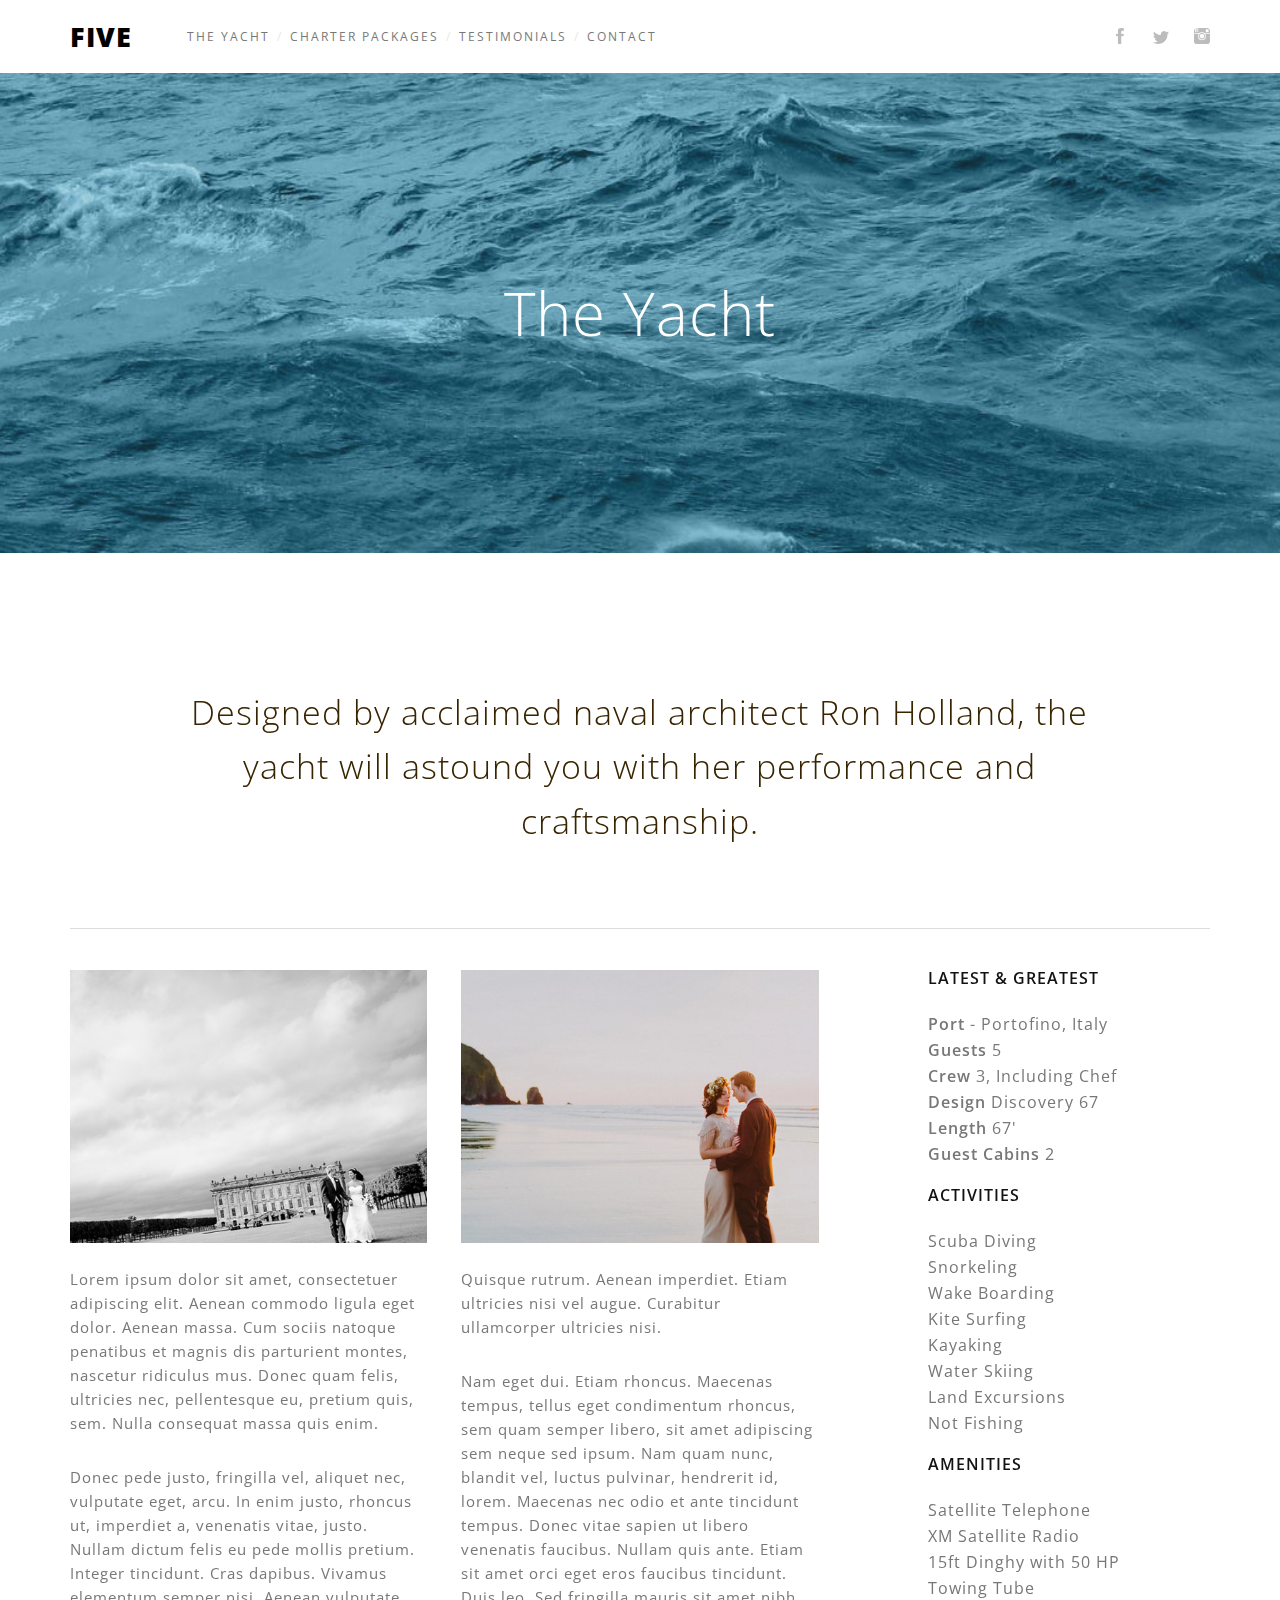
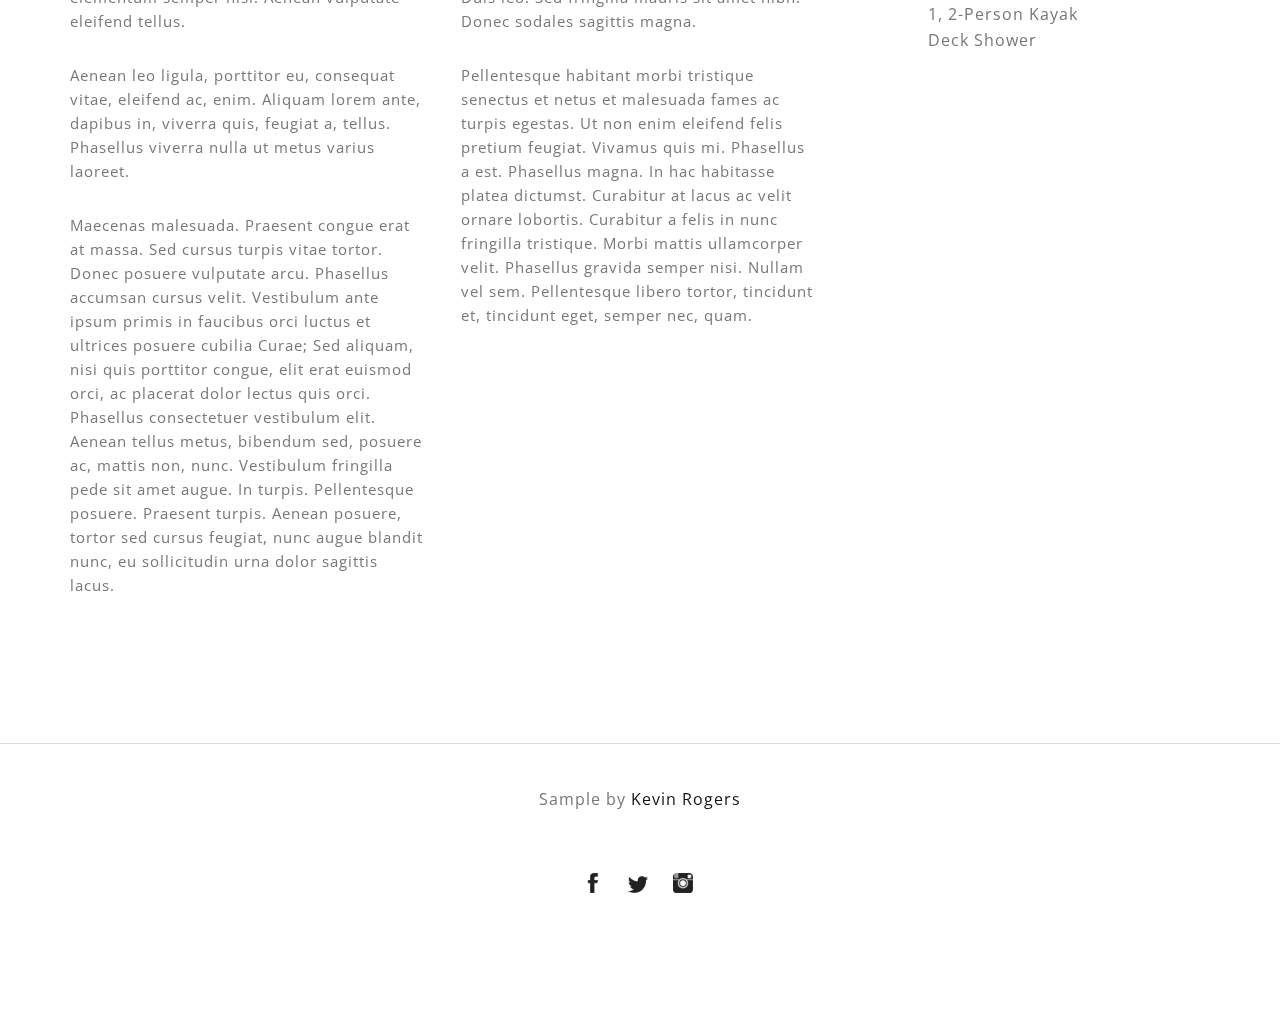
<file: the_yacht.html>
<!DOCTYPE html>
<html>
<head>
	<title>Sample Website Two</title>
	<meta http-equiv="content-type" content="text/html; charset=UTF-8">
	<meta name="viewport" content="width=device-width, initial-scale=1.0">
	<!-- Font -->
	<link href='http://fonts.googleapis.com/css?family=Open+Sans:300,800,400' rel='stylesheet' type='text/css'>
	<!-- CSS -->
	<link rel="stylesheet" type="text/css" href="lib/css/styles.css">
	<link rel="stylesheet" type="text/css" href="lib/css/css_reset.css">
	<!-- JQUERY -->
	<script src="http://ajax.googleapis.com/ajax/libs/jquery/1.11.1/jquery.min.js"></script>
	<script src="http://ajax.googleapis.com/ajax/libs/jquery/2.1.1/jquery.min.js"></script>
</head>
<body>
	<div class="wrapper">
		<div class="container">
	<!-- HEADER -->
			<div class="header">
				<div class="nav-menu">
					<a href="#"><ul>
						<li class="menu-line"></li>
						<li class="menu-line"></li>
						<li class="menu-line"></li>
					</ul></a>
				</div>
				<div class="brand">
					<h1><a href="index.html">FIVE</a></h1>
				</div>
	<!-- NAV -->
				<nav class="main-nav">
					<ul>
						<li class="dropdown"><a href="#">the yacht</a><span>/</span>
							<div class="sub-nav">
								<ul>
									<li id="active"><a href="the_yacht.html">the yacht</a></li>
									<li><a href="our_crew.html">our crew</a></li>
								</ul>
							</div>
						</li>
						<li><a href="packages.html">charter packages</a><span>/</span></li>
						<li><a href="testimonials.html">testimonials</a><span>/</span></li>
						<li><a href="contact.html">contact</a></li>
					</ul>
				</nav>
	<!-- END OF NAV -->
	<!-- MOBILE NAV -->
				<nav id="nav" class="mobile-nav">
					<ul>
						<li class="dropdown"><a href="#">+ the yacht</a>
							<div class="sub-nav">
								<ul>
									<li id="active"><a href="the_yacht.html">the yacht</a></li>
									<li><a href="our_crew.html">our crew</a></li>
								</ul>
							</div>
						</li>
						<li><a href="packages.html">charter packages</a></li>
						<li><a href="testimonials.html">testimonials</a></li>
						<li><a href="contact.html">contact</a></li>
					</ul>
				</nav>
	<!-- END OF MOBILE NAV -->
	<!-- TOP SOCIAL -->
				<div class="top-social">
					<ul>
						<li class="first"><a href="https://www.facebook.com/kevin.rogers.1048" target="_blank"><img src="lib/img/facebook.jpg" alt=""></a></li>
						<li><a href="https://twitter.com/xkevoxlee" target="_blank"><img src="lib/img/twitter.jpg" alt=""></a></li>
						<li><a href="http://instagram.com/25_lean" target="_blank"><img src="lib/img/instagram.jpg" alt=""></a></li>
					</ul>
				</div>
	<!-- END TOP SOCIAL -->
				<div class="clear"></div>
			</div>
		</div>
	<!-- END OF HEADER -->
	<!-- BANNER -->
			<div class="banner-wrapper">
				<div class="banner-area">
					<div class="banner-fill">
						<img src="lib/img/ocean.jpg" alt="">
					</div>
					<div class="banner-overlay"></div>
					<div class="page-title">
						<h1>The Yacht</h1>
					</div>
				</div>
			</div>
	<!-- END OF BANNER -->
	<!-- CONTENT -->
		<div class="container">
			<div class="row">
				<div class="col-md-12">
	<!-- TAGLINE -->
					<div class="tagline">
						<h2>Designed by acclaimed naval architect Ron Holland, the yacht will astound you with her performance and craftsmanship.</h2>
					</div>
				</div>
			</div>
	<!-- END OF TAGLINE -->
			<div class="clear"></div>
			<div class="page-divider"></div>
			<div class="row">
				<div class="col-md-4">
					<div class="featurette-img">
						<img src="lib/img/photo3.jpg" alt="">
					</div>
					<div class="featurette-text">
						<p>Lorem ipsum dolor sit amet, consectetuer adipiscing elit. Aenean commodo ligula eget dolor. Aenean massa. Cum sociis natoque penatibus et magnis dis parturient montes, nascetur ridiculus mus. Donec quam felis, ultricies nec, pellentesque eu, pretium quis, sem. Nulla consequat massa quis enim.</p>
						<p>Donec pede justo, fringilla vel, aliquet nec, vulputate eget, arcu. In enim justo, rhoncus ut, imperdiet a, venenatis vitae, justo. Nullam dictum felis eu pede mollis pretium. Integer tincidunt. Cras dapibus. Vivamus elementum semper nisi. Aenean vulputate eleifend tellus.</p>
						<p>Aenean leo ligula, porttitor eu, consequat vitae, eleifend ac, enim. Aliquam lorem ante, dapibus in, viverra quis, feugiat a, tellus. Phasellus viverra nulla ut metus varius laoreet. </p>
						<p>Maecenas malesuada. Praesent congue erat at massa. Sed cursus turpis vitae tortor. Donec posuere vulputate arcu. Phasellus accumsan cursus velit. Vestibulum ante ipsum primis in faucibus orci luctus et ultrices posuere cubilia Curae; Sed aliquam, nisi quis porttitor congue, elit erat euismod orci, ac placerat dolor lectus quis orci. Phasellus consectetuer vestibulum elit. Aenean tellus metus, bibendum sed, posuere ac, mattis non, nunc. Vestibulum fringilla pede sit amet augue. In turpis. Pellentesque posuere. Praesent turpis. Aenean posuere, tortor sed cursus feugiat, nunc augue blandit nunc, eu sollicitudin urna dolor sagittis lacus.</p>
					</div>
				</div>
				<div class="col-md-4">
					<div class="featurette-img">
						<img src="lib/img/photo4.jpg" alt="">
					</div>
					<div class="featurette-text">
						<p>Quisque rutrum. Aenean imperdiet. Etiam ultricies nisi vel augue. Curabitur ullamcorper ultricies nisi.</p>
						<p>Nam eget dui. Etiam rhoncus. Maecenas tempus, tellus eget condimentum rhoncus, sem quam semper libero, sit amet adipiscing sem neque sed ipsum. Nam quam nunc, blandit vel, luctus pulvinar, hendrerit id, lorem. Maecenas nec odio et ante tincidunt tempus. Donec vitae sapien ut libero venenatis faucibus. Nullam quis ante. Etiam sit amet orci eget eros faucibus tincidunt. Duis leo. Sed fringilla mauris sit amet nibh. Donec sodales sagittis magna.</p>
						<p>Pellentesque habitant morbi tristique senectus et netus et malesuada fames ac turpis egestas. Ut non enim eleifend felis pretium feugiat. Vivamus quis mi. Phasellus a est. Phasellus magna. In hac habitasse platea dictumst. Curabitur at lacus ac velit ornare lobortis. Curabitur a felis in nunc fringilla tristique. Morbi mattis ullamcorper velit. Phasellus gravida semper nisi. Nullam vel sem. Pellentesque libero tortor, tincidunt et, tincidunt eget, semper nec, quam.</p>
					</div>
				</div>
	<!-- SIDEBAR -->
				<div class="col-md-4">
					<div class="sidebar">
						<h2 class="block-title">Latest & Greatest</h2>
						<p>
							<strong>Port</strong>
							 - Portofino, Italy
						</p>
						<p>
							<strong>Guests</strong>
							 5
						</p>
						<p>
							<strong>Crew</strong>
							 3, Including Chef
						</p>
						<p>
							<strong>Design</strong>
							 Discovery 67
						</p>
						<p>
							<strong>Length</strong>
							 67'
						</p>
						<p>
							<strong>Guest Cabins</strong>
							 2
						</p>
						<h2 id="block-title" class="block-title">activities</h2>
							<p>Scuba Diving</p>
							<p>Snorkeling</p>
							<p>Wake Boarding</p>
							<p>Kite Surfing</p>
							<p>Kayaking</p>
							<p>Water Skiing</p>
							<p>Land Excursions</p>
							<p>Not Fishing</p>
						<h2 id="block-title" class="block-title">amenities</h2>
							<p>Satellite Telephone</p>
							<p>XM Satellite Radio</p>
							<p>15ft Dinghy with 50 HP</p>
							<p>Towing Tube</p>
							<p>1, 2-Person Kayak</p>
							<p>Deck Shower</p>
					</div>
				</div>
			</div>
	<!-- END OF SIDEBAR -->	
			<div class="clear"></div>
		</div>
	<!-- END OF CONTENT -->
		<div class="footer-divider"></div>
	<!-- FOOTER -->
		<div class="container">
			<div class="row">
				<div class="col-md-12">
					<p class="by">Sample by <a href="http://kevinrdesign.com/#filter=kevinrdesign.com/?p=166" target="_blank">Kevin Rogers</a></p>
				</div>
			</div>
			<div class="clear"></div>
			<div class="row">
				<div class="col-md-12">
					<div class="social">
						<ul>
							<li><a href="https://www.facebook.com/kevin.rogers.1048" target="_blank"><img src="lib/img/facebook.jpg" alt=""></a></li>
							<li><a href="https://twitter.com/xkevoxlee" target="_blank"><img src="lib/img/twitter.jpg" alt=""></a></li>
							<li><a href="http://instagram.com/25_lean" target="_blank"><img src="lib/img/instagram.jpg" alt=""></a></li>
						</ul>
					</div>
				</div>
			</div>
			<div class="clear"></div>
		</div>
	<!-- END OF FOOTER -->
	</div>
</body>
	<script type="text/javascript">
		$(document).ready(function(){
			$('#nav').hide();
			$('.nav-menu').click(function(){
				$('#nav').slideToggle();
			});
		});
		$(document).ready(function(){
			$('.mobile-nav ul li ul').hide();
			$('.dropdown').click(function(){
				$('.mobile-nav ul li ul').slideToggle();
			});
		});
	</script>
</html>
</file>
<file: lib/css/styles.css>
html {
  font-family: open sans;
  font-weight: 400;
  font-size: 14px;
  -ms-text-size-adjust: 100%;
  -webkit-text-size-adjust: 100%;
}
body {
	margin: 0 0 0 0;
	color: #777777;
	background-color: #fcfcfc;
	font-family: open sans;
	letter-spacing: 1px;
}
a {
	text-decoration: none;
}
img {
	vertical-align: middle;
	width: 100%;
}
h2 {
	font-family: open sans;
	font-weight: normal;
	line-height: 1.35em;
	font-size: 24px;
	line-height: 1.2em;
	text-transform: none;
	letter-spacing: 1px;
	font-weight: 300;
	font-style: normal;
}
p {
	margin-bottom: 30px !important;
}
strong {
	font-weight: 600 !important;
}
.row {
	position: relative;
  	width: 103%;
  	margin-top: -3%;
  	margin-left:-3%;
}
.col-md-1, .col-md-2, .col-md-3, .col-md-4, .col-md-5, .col-md-6, .col-md-7, .col-md-8, .col-md-9, .col-md-10, .col-md-11, .col-md-12 {
	float: left;
	position: relative;
	min-height: 1px;
  }
  .col-md-12 {
    margin-left: 2.912621359223301%;
    width: 97.0873786407767%;
    margin-top: 3%;
    -webkit-transform: translatez(0);
  }
  .col-md-11 {
    width: 91.66666667%;
  }
  .col-md-10 {
    width: 83.33333333%;
  }
  .col-md-9 {
    margin-left: 2.912621359223301%;
    width: 71.0873786467767%;
    margin-top: 3%;
    -webkit-transform: translatez(0);
  }
  .col-md-8 {
  	margin-left: 2.912621359223301%;
    width: 63.7540453107767%;
    margin-top: 3%;
    -webkit-transform: translatez(0);
  }
  .col-md-7 {
    width: 58.33333333%;
  }
  .col-md-6 {
    margin-left: 2.912621359223301%;
	margin-top: 3%;
  	width: 47.0873786407767%;
  	-webkit-transform: translatez(0);
  }
  .col-md-5 {
    width: 41.66666667%;
  }
  .col-md-4 {
   	margin-left: 2.912621359223301%;
	margin-top: 3%;
  	width: 30.420711974110034%;
  	-webkit-transform: translatez(0);
  }
  .col-md-3 {
    margin-left: 2.912621359223301%;
	margin-top: 3%;
  	width: 22.0873786407767%;
  	-webkit-transform: translatez(0);
  }
  .col-md-2 {
    width: 16.66666667%;
  }
  .col-md-1 {
    margin-left: 2.912621359223301%;
	margin-top: 3%;
  	width: 5.420711970776699%;
  	-webkit-transform: translatez(0);
}
.img-responsive {
  display: block;
  max-width: 100%;
  height: auto;
}
.clear {
	clear: both;
}
.bold {
	font-weight: 600;
}
.wrapper {
	background-image: none;
	background-position: top left;
	background-size: auto;
	background-attachment: scroll;
	background-repeat: repeat;
	background-color: #fff;
	border-top-width: 0px;
	border-right-width: 0px;
	border-bottom-width: 0px;
	border-left-width: 0px;
	border-color: #e8e8e8;
	border-style: solid;
	margin-top: 0px;
	margin-bottom: 0px;
}
.wrapper {
	width: 100%;
	margin: 0 auto;
	padding: 0;
	-o-box-sizing: border-box;
	-ms-box-sizing: border-box;
	-moz-box-sizing: border-box;
	-webkit-box-sizing: border-box;
	box-sizing: border-box;
}
.container {
	overflow: visible;
	margin: auto;
	width: auto;
	max-width: 1140px;
	position: relative;
	padding: 1em 10px;
}
.page-divider {
  	border-bottom: 1px solid #ddd;
  	margin-bottom: 40px;
  	margin-top: 40px;
}
.side-divider {
	border-bottom: 1px solid #ddd;
  	margin-bottom: 40px;
  	margin-top: 15px;
}
.footer-divider {
	border-bottom: 1px solid #ddd;
	margin-top: 100px;
	margin-bottom: 30px;
}
.header {
	margin: 7px 0;
}
.brand {
	float: left;
	margin-right: 55px;
}
.brand h1 a {
	font-family: open sans;
	font-size: 27px;
	font-weight: 800;
	color: #000;
	text-transform: uppercase;
	text-decoration: none;
}
.brand a:hover {
	color: #414141;
}
.main-nav ul {
	float: left;
	margin-top: 8px;
}
.main-nav ul li {
	display: block;
	float: left;
	margin-right: 7px;
	font-family: open sans;
	font-size: 12px;
	text-transform: uppercase;
	line-height: 1em;
	padding-bottom: 5px;
	cursor:	pointer;
	letter-spacing: 2px;
}
.main-nav ul li a {
	color: #777;
	transition: all .3s linear 0s;
}
.main-nav ul li span {
	margin-left: 7px;
	color: #e8e8e8;
}
.main-nav a:hover {
	color: #111 !important;
}
#active a {
	color: #111;
}
li #active a {
	color: #111 !important;
}
.main-nav ul li ul {
  	padding: 5px 10px;
	position: absolute;
	top: 40px;
	left: 107px;
	-webkit-box-shadow: none;
	-moz-box-shadow: none;
	box-shadow: none;
	display: none;
	opacity: 0;
	visibility: hidden;
	z-index: 4000;
	border: 1px solid #f2f2f2;
	background-color: #fff;
}
.main-nav ul li ul li { 
  	background-color: #fff;
	display: block;
	color: #777;
	float: none;
	margin: 0 5px;
	line-height: 20px;
	padding-bottom: 0;
}
.main-nav ul li ul:hover { 
	display: block;
	visibility: visible;
}
.main-nav ul li:hover ul {
  display: block;
  opacity: 1;
  visibility: visible;
}
.mobile-nav {
	display: none;
	margin-top: 15px;
}
.mobile-nav ul li {
	display: block;
	text-align: center;
	font-family: open sans;
	font-size: 13px;
	text-transform: uppercase;
	line-height: 38px;
}
.mobile-nav ul li a {
	color: #777;
}
.mobile-nav ul li ul {
	display: none;
	background-color: #f7f7f7;
	margin: 0 -10px;
	padding: 10px 0;
}
.mobile-nav ul li ul li {
	margin-right: 0px;
}
.top-social {
	float: right;
	margin-top: 5px;
}
.top-social ul li {
	display: inline-block;
	list-style-type: none;
	margin: 0 0 0  20px;
}
.first, .last {
	margin: 0 0 0 0 !important;
}
.top-social img {
	width: 16px;
	height: auto;
	opacity: .3;
}
.top-social img:hover {
	opacity: .8;
}
.banner-wrapper {
	width: 100%;
	position: relative;
	margin: 0;
	width: auto;
}
.banner-fill {
	overflow: hidden;
	display: block;
	position: absolute;
	top: 0;
	left: 0;
	right: 0;
	bottom: 0;
}
.banner-fill img {
	vertical-align: middle;
	width: 150%;
}
.banner-area {
	position: static;
	text-align: center;
	width: auto;
	height: auto;
	padding-top: 210px;
	padding-bottom: 210px;
}
.banner-overlay {
	position: absolute;
	top: 0;
	bottom: 0;
	left: 0;
	right: 0;
	background-color: rgba(82,82,82,.2);
}
.page-title {
	display: block;
	position: relative;
	margin-right: 0;
	margin-bottom: 0;
}
.page-title h1 {
	font-family: open sans;
	font-weight: 300;
	color: #fff;
	font-size: 60px;
}
.tagline h2 {
	font-family: open sans;
	text-align: center;
	font-weight: 300;
	color: #382400;
	font-size: 34px;
	line-height: 1.6em;
	padding: 0 100px;
	margin-bottom: 40px;
	margin-top: 115px;
}
.left-tagline h2 {
	text-align: left;
	padding: inherit;
	margin-bottom: 40px;
	font-family: open sans;
	font-weight: 300;
	color: #382400;
	font-size: 34px;
	line-height: 1.6em;
	margin-top: 80px;
}
.featurette-heading h2 {
	font-family: open sans;
	font-weight: 300;
	color: #e6a83d;
	margin-bottom: 20px;
	font-size: 23px;
}
.featurette-img {
	width: 100%;
	max-height: 273px;
	overflow: hidden;
}
.featurette-img img {
	width: 100%;
	height: auto;
}
.featurette-text {
	margin: 24px 0 0 0;
}
.featurette-text p {
	font-family: open sans;
	font-size: 15px;
	color: #777;
	line-height: 1.6em;
}
.featurette-link p {
	font-family: open sans;
	font-size: 15px;
	line-height: 1.6em;

}
.featurette-link a {
	text-decoration: none;
	color: #121212;
	transition: all .3s linear 0s;
}
.featurette-link a:hover {
	color: #777;
}
.last {
	margin-bottom: 0 !important;
}
.by {
	font-family: open sans;
 	text-align: center;
 	margin-bottom: 15px;
}
.by a {
  	color: #121212;
  	transition: all .3s linear 0s;
}
.by a:hover {
	color: #777;
}
.social {
	text-align: center;
	margin-left: -24px;
	margin-bottom: 100px;
}
.social ul li {
	display: inline-block;
	list-style-type: none;
	margin: 0 0 0  20px;
}
.social img {
	width: 20px;
	height: auto;
}
.nav-menu {
	display: none;
	width: 18px;
	height: auto;
	float: left;
	margin-left: 4px;
}
.menu-line {
	border-bottom: 2px solid #818181;
	padding-bottom: 3px;
}
.sidebar {
  padding: 0 90px 0 0;
  font-family: open sans;
  letter-spacing: 1px;
}
.block-item p {
  font-size: 11px;
  margin-top: -12px;
}
.block-item {
  padding: 0 0 15px 0;
  margin-bottom: 24px;
}
.block-title {
  padding: 0 0 15px 0;
  text-transform: uppercase;
}
#block-title {
	padding-top: 15px;
}
.sidebar h2 {
	color: #121212;
	text-transform: uppercase;
	font-size: 16px;
	font-weight: 600;
	margin-bottom: 15px;
}
.block-item h4 {
  text-align: left;
}
.sidebar {
  float: right;
}
.sidebar p {
	margin-bottom: 10px !important;
}
.team {
	position: relative;
}
.team-photo {
	float: left;
	width:100%;
}
.team-photo img {
	width: 100%;
	height: auto;
}
.team-text {
	float:left;
}
.crew-side {
	width: 100%;
	margin-top: 98px;
	padding: 0 0 0 15px;
	text-align: left;
	font-family: open sans;
}
.crew-side h2 {
	color: #121212;
	font-size: 16px;
	font-weight: 600;
}
.crew-side p {
	font-size: 15px;
	color: #777;
	line-height: 1.6em;
}
.crew-title {
	text-transform: uppercase;
}
.time {
	font-size: 11px;
	color: #121212;
}
.log {
	margin-top: 80px;
}
.log-name {
	font-size: 17px !important;
	margin-bottom: 0 !important;
}
.log-name a {
	color: #121212;
	transition: all .3s linear 0s;
}
.log-name a:hover {
	color: #777;
}
.date {
	font-size: 12px !important;
	font-weight: 300 !important;
	margin-bottom: 25px !important;
}
.email {
	margin-bottom: 30px;
}
.e-header {
	margin-bottom: 5px !important;
}
.field-element {
	width: 100%;
	padding: 12px;
	margin: 6px 0 4px;
	border: 1px solid #ccc;
	background: #fafafa;
	font-family: sans-serif;
	font-size: 12px;
	line-height: normal;
	box-sizing: border-box;
	border-radius: 2px;
}
.form-button-wrapper {
	margin-bottom: 30px;
}
.button {
	color: #fff;
	background-color: #272727;
	border: none;
	font-size: 13px;
	text-transform: uppercase;
	padding: 13px 33px;
	transition: all .3s linear 0s;
	cursor: pointer;
}
.button:hover {
	background-color: #414141;
}
.charter-wrapper {
	margin: 80px 0 0 0;
}
.charter-wrapper p {
	color: #121212;
	text-align: center;
	font-size: 12px;
	margin: 10px 0 !important;
	font-family: open sans;
}
.quote p {
	line-height: 25px;
	font-style: italic;
	font-weight: 600;
}
.site {
	float: right;
}
.site p {
	font-family: open sans;
	font-style: none;
	font-weight: inherit;
}
.contact p {
	font-family: open sans;
	font-style: none;
	font-weight: inherit;
	font-size: 15px;
	line-height: 1.6em;
}
.map {
	width: 100%;
}
.map iframe {
	width: 100%;
}
.form-wrapper {
	font-family: open sans;
	font-size: 15px;
}
.field {
	display: block;
	float: left;
}
.caption {
	font-size: 11px !important;
}
.last-name {
	margin-left: 2%;
}
.first-name, .last-name {
	width: 49%;
	margin-bottom: 30px;
}
#email2 {
	width: 100%;
}
.textarea {
	width: 100%;
	margin-bottom: 30px;
}
textarea {
	min-height: 100px;
}
.contact {
	font-family: open sans;
}
.sub-contact h2 {
	color: #121212;
	font-size: 16px;
	margin-bottom: 30px;
	font-weight: 600;
}
.sub-contact p {
	margin: 10px 0 !important;
}
.sub-contact h3 {
	margin-bottom: 30px;
	font-size: 15px;
	line-height: 1.6em;
}
span .required {
	font-size: 9px;
}
@media (max-width: 850px) {
	.top-social {
		display: none;
	}
}
@media (max-width: 750px) {
	.main-nav {
		display: none;
	}
	.mobile-nav {
		display: block;
	}
	.brand {
		float: none;
		margin-right: 0px;
		text-align: center;
	}
	.brand h1 a {
		margin-left: -23px;
		font-size: 15px;
	}
	.header {
		margin: 2px 0;
	}
	.nav-menu {
		display: block;
	}
	.mobile-nav ul li ul{
		display: block;
	}
	.tagline h2 {
		padding: 20px;
		font-size: 24px;
		margin-top: 25px;
		margin-bottom: 25px;
	}
	.banner-area {
		padding-top: 80px;
		padding-bottom: 80px;
	}
	.page-title h1 {
		font-size: 40px;
	}
	.left-tagline h2 {
		margin-top: 25px;
		margin-bottom: 25px;
		font-size: 24px;
	}
	.featurette-img {
		max-height: 400px;
		overflow: hidden;
	}
	.footer-divider {
		margin-top: 25px;
		margin-bottom: 25px;
	}
	.row {
    	width: 100% !important;
  	}
  	.col-md-1, .col-md-2, .col-md-3, .col-md-4, .col-md-5, .col-md-6, .col-md-7, .col-md-8, .col-md-9, .col-md-10, .col-md-11, .col-md-12 {
    	width: 100% !important;
  	}
  	.sidebar {
  		padding: 0;
  		float: none;
  	}
  	.crew-side {
  		padding: 0;
  	}
  	.charter-wrapper {
		margin: 40px 0 0 0;
	}
}






/*.main-nav {
	margin-right: 0;
	@media (max-width: @snapTablet) {
		margin: 0;
	}
	ul {
		list-style-type: none;
		li {
			margin-top: 0;
			a {
				
			}
		}
	}
}*/
</file>
